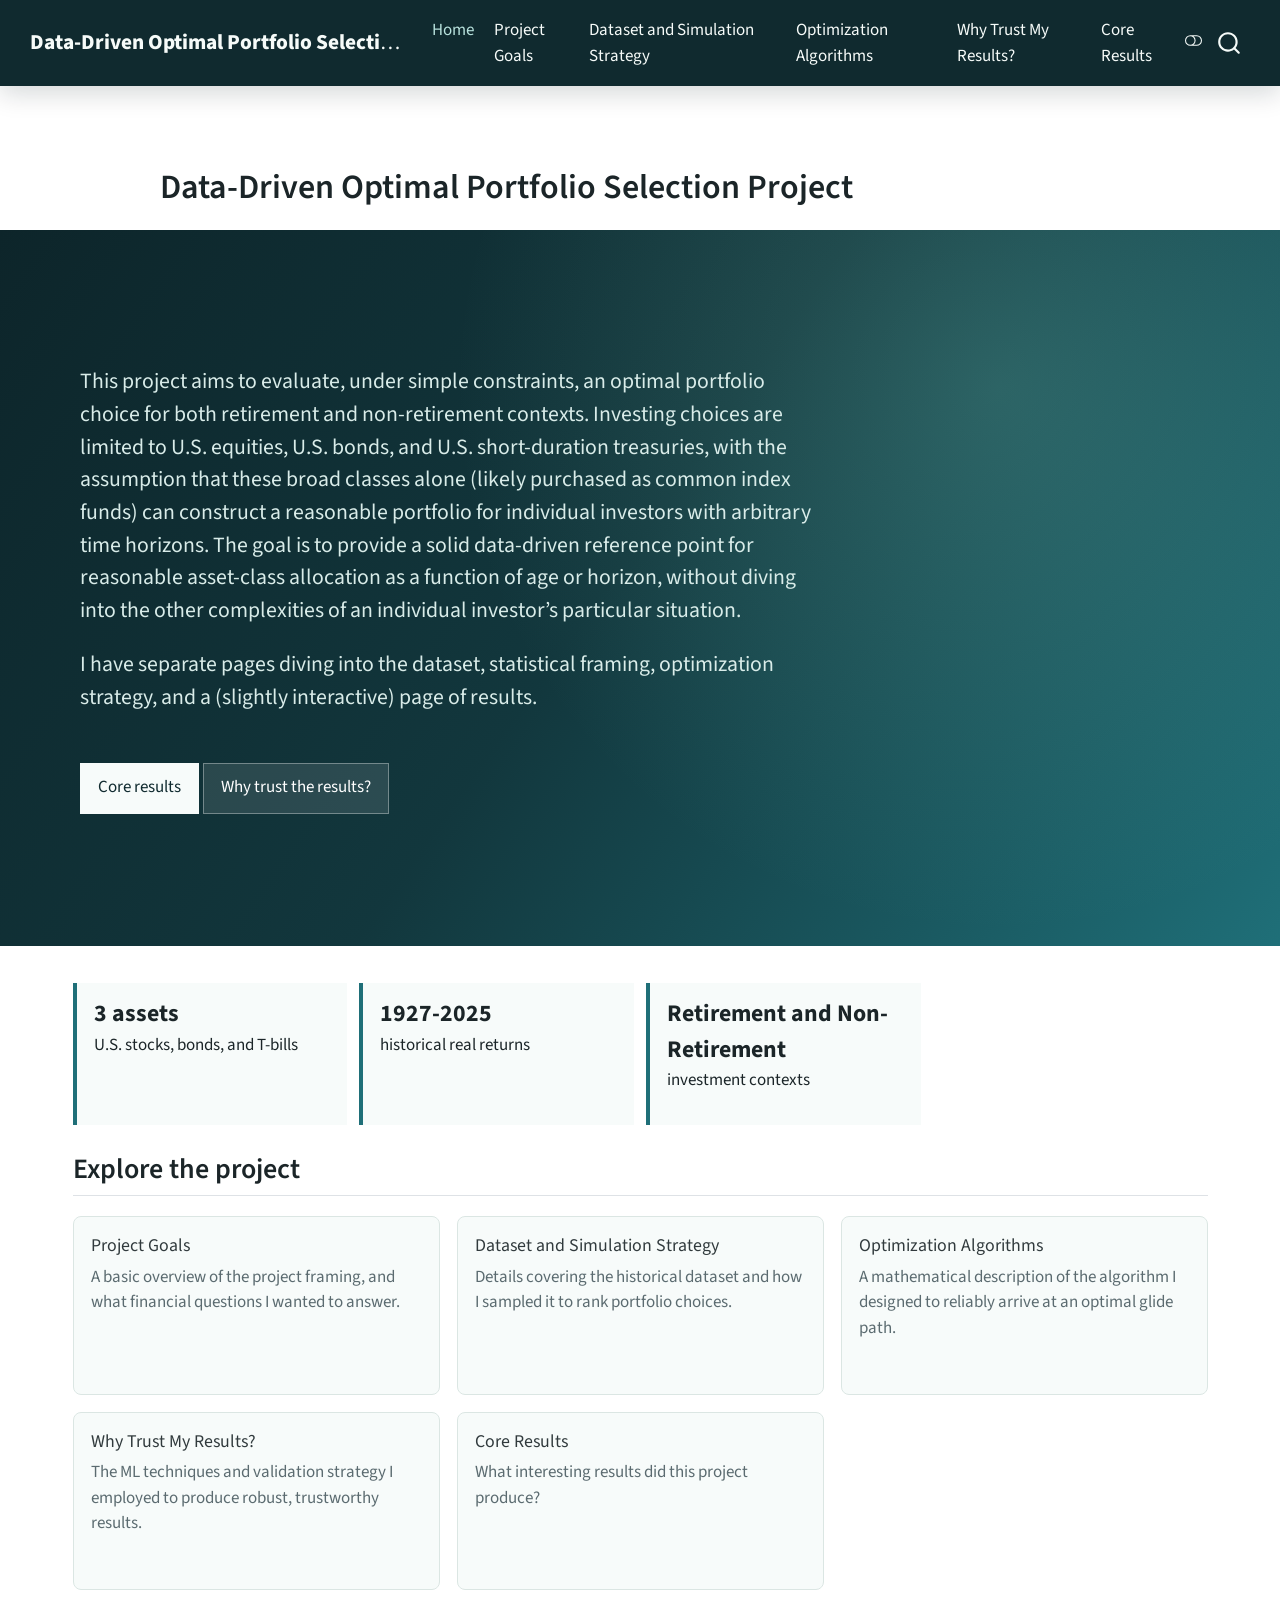
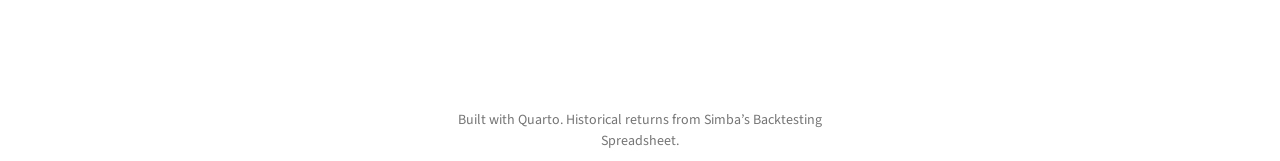
<file: docs/index.html>
<!DOCTYPE html>
<html xmlns="http://www.w3.org/1999/xhtml" lang="en" xml:lang="en"><head>

<meta charset="utf-8">
<meta name="generator" content="quarto-1.10.18">

<meta name="viewport" content="width=device-width, initial-scale=1.0, user-scalable=yes">


<title>Data-Driven Optimal Portfolio Selection Project</title>
<style>
/* Default styles provided by pandoc.
** See https://pandoc.org/MANUAL.html#variables-for-html for config info.
*/
span.smallcaps{font-variant: small-caps;}
div.columns{display: flex; gap: 1.5em;}
div.column{flex: auto;}
@media screen {
div.columns{gap: min(4vw, 1.5em);}
div.column{overflow-x: auto;}
}
div.hanging-indent{margin-left: 1.5em; text-indent: -1.5em;}
ul.task-list{list-style: none;}
ul.task-list li input[type="checkbox"] {
  width: 0.8em;
  margin: 0 0.8em 0.2em -1em; /* quarto-specific, see https://github.com/quarto-dev/quarto-cli/issues/4556 */ 
  vertical-align: middle;
}
</style>


<script src="site_libs/quarto-nav/quarto-nav.js"></script>
<script src="site_libs/clipboard/clipboard.min.js"></script>
<script src="site_libs/quarto-search/autocomplete.umd.js"></script>
<script src="site_libs/quarto-search/fuse.min.js"></script>
<script src="site_libs/quarto-search/quarto-search.js"></script>
<meta name="quarto:offset" content="./">
<script src="site_libs/quarto-html/quarto.js" type="module"></script>
<script src="site_libs/quarto-html/tabsets/tabsets.js" type="module"></script>
<script src="site_libs/quarto-html/popper.min.js"></script>
<script src="site_libs/quarto-html/tippy.umd.min.js"></script>
<script src="site_libs/quarto-html/anchor.min.js"></script>
<link href="site_libs/quarto-html/tippy.css" rel="stylesheet">
<link href="site_libs/quarto-html/quarto-syntax-highlighting-64a204ab8560d761af7679ceaba22944.css" rel="stylesheet" class="quarto-color-scheme" id="quarto-text-highlighting-styles">
<link href="site_libs/quarto-html/quarto-syntax-highlighting-dark-b85bc7c33db8c58e0ec93c3465666fed.css" rel="stylesheet" class="quarto-color-scheme quarto-color-alternate" id="quarto-text-highlighting-styles">
<link href="site_libs/quarto-html/quarto-syntax-highlighting-64a204ab8560d761af7679ceaba22944.css" rel="stylesheet" class="quarto-color-scheme-extra" id="quarto-text-highlighting-styles">
<script src="site_libs/bootstrap/bootstrap.min.js"></script>
<link href="site_libs/bootstrap/bootstrap-icons.css" rel="stylesheet">
<link href="site_libs/bootstrap/bootstrap-727a2f19c190d2461b0982ac8354d675.min.css" rel="stylesheet" append-hash="true" class="quarto-color-scheme" id="quarto-bootstrap" data-mode="light">
<link href="site_libs/bootstrap/bootstrap-dark-286d24a8c54b94268e874926c1b2acd0.min.css" rel="stylesheet" append-hash="true" class="quarto-color-scheme quarto-color-alternate" id="quarto-bootstrap" data-mode="dark">
<link href="site_libs/bootstrap/bootstrap-727a2f19c190d2461b0982ac8354d675.min.css" rel="stylesheet" append-hash="true" class="quarto-color-scheme-extra" id="quarto-bootstrap" data-mode="light">
<script id="quarto-search-options" type="application/json">{
  "location": "navbar",
  "copy-button": false,
  "collapse-after": 3,
  "panel-placement": "end",
  "type": "overlay",
  "limit": 50,
  "keyboard-shortcut": [
    "f",
    "/",
    "s"
  ],
  "language": {
    "search-no-results-text": "No results",
    "search-matching-documents-text": "matching documents",
    "search-copy-link-title": "Copy link to search",
    "search-hide-matches-text": "Hide additional matches",
    "search-more-match-text": "more match in this document",
    "search-more-matches-text": "more matches in this document",
    "search-clear-button-title": "Clear",
    "search-text-placeholder": "",
    "search-detached-cancel-button-title": "Cancel",
    "search-submit-button-title": "Submit",
    "search-label": "Search"
  }
}</script>
<style>html{ scroll-behavior: smooth; }</style>


<link rel="stylesheet" href="results_widget.css">
</head>

<body class="nav-fixed quarto-light"><script id="quarto-html-before-body" type="application/javascript">
    const toggleBodyColorMode = (bsSheetEl) => {
      const mode = bsSheetEl.getAttribute("data-mode");
      const bodyEl = window.document.querySelector("body");
      if (mode === "dark") {
        bodyEl.classList.add("quarto-dark");
        bodyEl.classList.remove("quarto-light");
      } else {
        bodyEl.classList.add("quarto-light");
        bodyEl.classList.remove("quarto-dark");
      }
    }
    const toggleBodyColorPrimary = () => {
      const bsSheetEl = window.document.querySelector("link#quarto-bootstrap:not([rel=disabled-stylesheet])");
      if (bsSheetEl) {
        toggleBodyColorMode(bsSheetEl);
      }
    }
    const setColorSchemeToggle = (alternate) => {
      const toggles = window.document.querySelectorAll('.quarto-color-scheme-toggle');
      for (let i=0; i < toggles.length; i++) {
        const toggle = toggles[i];
        if (toggle) {
          if (alternate) {
            toggle.classList.add("alternate");
          } else {
            toggle.classList.remove("alternate");
          }
        }
      }
    };
    const toggleColorMode = (alternate) => {
      // Switch the stylesheets
      const primaryStylesheets = window.document.querySelectorAll('link.quarto-color-scheme:not(.quarto-color-alternate)');
      const alternateStylesheets = window.document.querySelectorAll('link.quarto-color-scheme.quarto-color-alternate');
      manageTransitions('#quarto-margin-sidebar .nav-link', false);
      if (alternate) {
        // note: dark is layered on light, we don't disable primary!
        enableStylesheet(alternateStylesheets);
        for (const sheetNode of alternateStylesheets) {
          if (sheetNode.id === "quarto-bootstrap") {
            toggleBodyColorMode(sheetNode);
          }
        }
      } else {
        disableStylesheet(alternateStylesheets);
        enableStylesheet(primaryStylesheets)
        toggleBodyColorPrimary();
      }
      manageTransitions('#quarto-margin-sidebar .nav-link', true);
      // Switch the toggles
      setColorSchemeToggle(alternate)
      // Hack to workaround the fact that safari doesn't
      // properly recolor the scrollbar when toggling (#1455)
      if (navigator.userAgent.indexOf('Safari') > 0 && navigator.userAgent.indexOf('Chrome') == -1) {
        manageTransitions("body", false);
        window.scrollTo(0, 1);
        setTimeout(() => {
          window.scrollTo(0, 0);
          manageTransitions("body", true);
        }, 40);
      }
    }
    const disableStylesheet = (stylesheets) => {
      for (let i=0; i < stylesheets.length; i++) {
        const stylesheet = stylesheets[i];
        stylesheet.rel = 'disabled-stylesheet';
      }
    }
    const enableStylesheet = (stylesheets) => {
      for (let i=0; i < stylesheets.length; i++) {
        const stylesheet = stylesheets[i];
        if(stylesheet.rel !== 'stylesheet') { // for Chrome, which will still FOUC without this check
          stylesheet.rel = 'stylesheet';
        }
      }
    }
    const manageTransitions = (selector, allowTransitions) => {
      const els = window.document.querySelectorAll(selector);
      for (let i=0; i < els.length; i++) {
        const el = els[i];
        if (allowTransitions) {
          el.classList.remove('notransition');
        } else {
          el.classList.add('notransition');
        }
      }
    }
    const isFileUrl = () => {
      return window.location.protocol === 'file:';
    }
    const hasAlternateSentinel = () => {
      let styleSentinel = getColorSchemeSentinel();
      if (styleSentinel !== null) {
        return styleSentinel === "alternate";
      } else {
        return false;
      }
    }
    const setStyleSentinel = (alternate) => {
      const value = alternate ? "alternate" : "default";
      if (!isFileUrl()) {
        window.localStorage.setItem("quarto-color-scheme", value);
      } else {
        localAlternateSentinel = value;
      }
    }
    const getColorSchemeSentinel = () => {
      if (!isFileUrl()) {
        const storageValue = window.localStorage.getItem("quarto-color-scheme");
        return storageValue != null ? storageValue : localAlternateSentinel;
      } else {
        return localAlternateSentinel;
      }
    }
    const toggleGiscusIfUsed = (isAlternate, darkModeDefault) => {
      const baseTheme = document.querySelector('#giscus-base-theme')?.value ?? 'light';
      const alternateTheme = document.querySelector('#giscus-alt-theme')?.value ?? 'dark';
      let newTheme = '';
      if(authorPrefersDark) {
        newTheme = isAlternate ? baseTheme : alternateTheme;
      } else {
        newTheme = isAlternate ? alternateTheme : baseTheme;
      }
      const changeGiscusTheme = () => {
        // From: https://github.com/giscus/giscus/issues/336
        const sendMessage = (message) => {
          const iframe = document.querySelector('iframe.giscus-frame');
          if (!iframe) return;
          iframe.contentWindow.postMessage({ giscus: message }, 'https://giscus.app');
        }
        sendMessage({
          setConfig: {
            theme: newTheme
          }
        });
      }
      const isGiscussLoaded = window.document.querySelector('iframe.giscus-frame') !== null;
      if (isGiscussLoaded) {
        changeGiscusTheme();
      }
    };
    const authorPrefersDark = false;
    const darkModeDefault = authorPrefersDark;
      document.querySelector('link#quarto-text-highlighting-styles.quarto-color-scheme-extra').rel = 'disabled-stylesheet';
      document.querySelector('link#quarto-bootstrap.quarto-color-scheme-extra').rel = 'disabled-stylesheet';
    let localAlternateSentinel = darkModeDefault ? 'alternate' : 'default';
    // Dark / light mode switch
    window.quartoToggleColorScheme = () => {
      // Read the current dark / light value
      let toAlternate = !hasAlternateSentinel();
      toggleColorMode(toAlternate);
      setStyleSentinel(toAlternate);
      toggleGiscusIfUsed(toAlternate, darkModeDefault);
      window.dispatchEvent(new Event('resize'));
    };
    // Switch to dark mode if need be
    if (hasAlternateSentinel()) {
      toggleColorMode(true);
    } else {
      toggleColorMode(false);
    }
  </script>

<div id="quarto-search-results"></div>
  <header id="quarto-header" class="headroom fixed-top">
    <nav class="navbar navbar-expand-lg " data-bs-theme="dark">
      <div class="navbar-container container-fluid">
      <div class="navbar-brand-container mx-auto">
    <a class="navbar-brand" href="./index.html">
    <span class="navbar-title">Data-Driven Optimal Portfolio Selection Project</span>
    </a>
  </div>
            <div id="quarto-search" class="" title="Search"></div>
          <button class="navbar-toggler" type="button" data-bs-toggle="collapse" data-bs-target="#navbarCollapse" aria-controls="navbarCollapse" role="menu" aria-expanded="false" aria-label="Toggle navigation" onclick="if (window.quartoToggleHeadroom) { window.quartoToggleHeadroom(); }">
  <span class="navbar-toggler-icon"></span>
</button>
          <div class="collapse navbar-collapse" id="navbarCollapse">
            <ul class="navbar-nav navbar-nav-scroll me-auto">
  <li class="nav-item">
    <a class="nav-link active" href="./index.html" aria-current="page"> 
<span class="menu-text">Home</span></a>
  </li>  
  <li class="nav-item">
    <a class="nav-link" href="./project_goals.html"> 
<span class="menu-text">Project Goals</span></a>
  </li>  
  <li class="nav-item">
    <a class="nav-link" href="./dataset_simulation.html"> 
<span class="menu-text">Dataset and Simulation Strategy</span></a>
  </li>  
  <li class="nav-item">
    <a class="nav-link" href="./optimization.html"> 
<span class="menu-text">Optimization Algorithms</span></a>
  </li>  
  <li class="nav-item">
    <a class="nav-link" href="./why_trust.html"> 
<span class="menu-text">Why Trust My Results?</span></a>
  </li>  
  <li class="nav-item">
    <a class="nav-link" href="./core_results.html"> 
<span class="menu-text">Core Results</span></a>
  </li>  
</ul>
          </div> <!-- /navcollapse -->
            <div class="quarto-navbar-tools">
  <a href="" class="quarto-color-scheme-toggle quarto-navigation-tool  px-1" onclick="window.quartoToggleColorScheme(); return false;" title="Toggle dark mode"><i class="bi"></i></a>
</div>
      </div> <!-- /container-fluid -->
    </nav>
</header>
<!-- content -->
<div id="quarto-content" class="quarto-container page-columns page-rows-contents page-layout-full page-navbar">
<!-- sidebar -->
<!-- margin-sidebar -->
    
<!-- main -->
<main class="content column-page" id="quarto-document-content">


<header id="title-block-header" class="quarto-title-block default">
<div class="quarto-title">
<h1 class="title">Data-Driven Optimal Portfolio Selection Project</h1>
</div>



<div class="quarto-title-meta column-page">

    
  
    
  </div>
  


</header>


<div class="hero">
<div class="hero-copy">
<p>This project aims to evaluate, under simple constraints, an optimal portfolio choice for both retirement and non-retirement contexts. Investing choices are limited to U.S. equities, U.S. bonds, and U.S. short-duration treasuries, with the assumption that these broad classes alone (likely purchased as common index funds) can construct a reasonable portfolio for individual investors with arbitrary time horizons. The goal is to provide a solid data-driven reference point for reasonable asset-class allocation as a function of age or horizon, without diving into the other complexities of an individual investor’s particular situation.</p>
<p>I have separate pages diving into the dataset, statistical framing, optimization strategy, and a (slightly interactive) page of results.</p>
<div class="hero-actions">
<p><a href="./core_results.html" class="btn">Core results</a> <a href="./why_trust.html" class="btn">Why trust the results?</a></p>
</div>
</div>
</div>
<div class="metric-strip">
<div class="metric">
<p><strong>3 assets</strong> U.S. stocks, bonds, and T-bills</p>
</div>
<div class="metric">
<p><strong>1927-2025</strong> historical real returns</p>
</div>
<div class="metric">
<p><strong>Retirement and Non-Retirement</strong> investment contexts</p>
</div>
</div>
<section id="explore-the-project" class="level2">
<h2 class="anchored" data-anchor-id="explore-the-project">Explore the project</h2>
<div class="project-grid">
<section id="project-goals" class="level3 project-card">
<h3 class="anchored" data-anchor-id="project-goals"><a href="./project_goals.html">Project Goals</a></h3>
<p>A basic overview of the project framing, and what financial questions I wanted to answer.</p>
</section>
<section id="dataset-and-simulation-strategy" class="level3 project-card">
<h3 class="anchored" data-anchor-id="dataset-and-simulation-strategy"><a href="./dataset_simulation.html">Dataset and Simulation Strategy</a></h3>
<p>Details covering the historical dataset and how I sampled it to rank portfolio choices.</p>
</section>
<section id="optimization-algorithms" class="level3 project-card">
<h3 class="anchored" data-anchor-id="optimization-algorithms"><a href="./optimization.html">Optimization Algorithms</a></h3>
<p>A mathematical description of the algorithm I designed to reliably arrive at an optimal glide path.</p>
</section>
<section id="why-trust-my-results" class="level3 project-card">
<h3 class="anchored" data-anchor-id="why-trust-my-results"><a href="./why_trust.html">Why Trust My Results?</a></h3>
<p>The ML techniques and validation strategy I employed to produce robust, trustworthy results.</p>
</section>
<section id="core-results" class="level3 project-card">
<h3 class="anchored" data-anchor-id="core-results"><a href="./core_results.html">Core Results</a></h3>
<p>What interesting results did this project produce?</p>
</section>
</div>


</section>

</main> <!-- /main -->
<script src="results_widget.js"></script>
<script id="quarto-html-after-body" type="application/javascript">
  window.document.addEventListener("DOMContentLoaded", function (event) {
    // Ensure there is a toggle, if there isn't float one in the top right
    if (window.document.querySelector('.quarto-color-scheme-toggle') === null) {
      const a = window.document.createElement('a');
      a.classList.add('top-right');
      a.classList.add('quarto-color-scheme-toggle');
      a.href = "";
      a.onclick = function() { try { window.quartoToggleColorScheme(); } catch {} return false; };
      const i = window.document.createElement("i");
      i.classList.add('bi');
      a.appendChild(i);
      window.document.body.appendChild(a);
    }
    setColorSchemeToggle(hasAlternateSentinel())
    const icon = "";
    const anchorJS = new window.AnchorJS();
    anchorJS.options = {
      placement: 'right',
      icon: icon
    };
    anchorJS.add('.anchored');
    const isCodeAnnotation = (el) => {
      for (const clz of el.classList) {
        if (clz.startsWith('code-annotation-')) {                     
          return true;
        }
      }
      return false;
    }
    const onCopySuccess = function(e) {
      // button target
      const button = e.trigger;
      // don't keep focus
      button.blur();
      // flash "checked"
      button.classList.add('code-copy-button-checked');
      var currentTitle = button.getAttribute("title");
      button.setAttribute("title", "Copied!");
      let tooltip;
      if (window.bootstrap) {
        button.setAttribute("data-bs-toggle", "tooltip");
        button.setAttribute("data-bs-placement", "left");
        button.setAttribute("data-bs-title", "Copied!");
        tooltip = new bootstrap.Tooltip(button, 
          { trigger: "manual", 
            customClass: "code-copy-button-tooltip",
            offset: [0, -8]});
        tooltip.show();    
      }
      setTimeout(function() {
        if (tooltip) {
          tooltip.hide();
          button.removeAttribute("data-bs-title");
          button.removeAttribute("data-bs-toggle");
          button.removeAttribute("data-bs-placement");
        }
        button.setAttribute("title", currentTitle);
        button.classList.remove('code-copy-button-checked');
      }, 1000);
      // clear code selection
      e.clearSelection();
    }
    const getTextToCopy = function(trigger) {
      const outerScaffold = trigger.parentElement.cloneNode(true);
      const codeEl = outerScaffold.querySelector('code');
      for (const childEl of codeEl.children) {
        if (isCodeAnnotation(childEl)) {
          childEl.remove();
        }
      }
      return codeEl.innerText;
    }
    const clipboard = new window.ClipboardJS('.code-copy-button:not([data-in-quarto-modal])', {
      text: getTextToCopy
    });
    clipboard.on('success', onCopySuccess);
    if (window.document.getElementById('quarto-embedded-source-code-modal')) {
      const clipboardModal = new window.ClipboardJS('.code-copy-button[data-in-quarto-modal]', {
        text: getTextToCopy,
        container: window.document.getElementById('quarto-embedded-source-code-modal')
      });
      clipboardModal.on('success', onCopySuccess);
    }
      var localhostRegex = new RegExp(/^(?:http|https):\/\/localhost\:?[0-9]*\//);
      var mailtoRegex = new RegExp(/^mailto:/);
        var filterRegex = new RegExp('/' + window.location.host + '/');
      var isInternal = (href) => {
          return filterRegex.test(href) || localhostRegex.test(href) || mailtoRegex.test(href);
      }
      // Inspect non-navigation links and adorn them if external
     var links = window.document.querySelectorAll('a[href]:not(.nav-link):not(.navbar-brand):not(.toc-action):not(.sidebar-link):not(.sidebar-item-toggle):not(.pagination-link):not(.no-external):not([aria-hidden]):not(.dropdown-item):not(.quarto-navigation-tool):not(.about-link)');
      for (var i=0; i<links.length; i++) {
        const link = links[i];
        if (!isInternal(link.href)) {
          // undo the damage that might have been done by quarto-nav.js in the case of
          // links that we want to consider external
          if (link.dataset.originalHref !== undefined) {
            link.href = link.dataset.originalHref;
          }
            // target, if specified
            link.setAttribute("target", "_blank");
            if (link.getAttribute("rel") === null) {
              link.setAttribute("rel", "noopener");
            }
        }
      }
    function tippyHover(el, contentFn, onTriggerFn, onUntriggerFn) {
      const config = {
        allowHTML: true,
        maxWidth: 500,
        delay: 100,
        arrow: false,
        appendTo: function(el) {
            return el.parentElement;
        },
        interactive: true,
        interactiveBorder: 10,
        theme: 'quarto',
        placement: 'bottom-start',
      };
      if (contentFn) {
        config.content = contentFn;
      }
      if (onTriggerFn) {
        config.onTrigger = onTriggerFn;
      }
      if (onUntriggerFn) {
        config.onUntrigger = onUntriggerFn;
      }
      window.tippy(el, config); 
    }
    const noterefs = window.document.querySelectorAll('a[role="doc-noteref"]');
    for (var i=0; i<noterefs.length; i++) {
      const ref = noterefs[i];
      tippyHover(ref, function() {
        // use id or data attribute instead here
        let href = ref.getAttribute('data-footnote-href') || ref.getAttribute('href');
        try { href = new URL(href).hash; } catch {}
        const id = href.replace(/^#\/?/, "");
        const note = window.document.getElementById(id);
        if (note) {
          return note.innerHTML;
        } else {
          return "";
        }
      });
    }
    const xrefs = window.document.querySelectorAll('a.quarto-xref');
    const processXRef = (id, note) => {
      // Strip column container classes
      const stripColumnClz = (el) => {
        el.classList.remove("page-full", "page-columns");
        if (el.children) {
          for (const child of el.children) {
            stripColumnClz(child);
          }
        }
      }
      stripColumnClz(note)
      if (id === null || id.startsWith('sec-')) {
        // Special case sections, only their first couple elements
        const container = document.createElement("div");
        if (note.children && note.children.length > 2) {
          container.appendChild(note.children[0].cloneNode(true));
          for (let i = 1; i < note.children.length; i++) {
            const child = note.children[i];
            if (child.tagName === "P" && child.innerText === "") {
              continue;
            } else {
              container.appendChild(child.cloneNode(true));
              break;
            }
          }
          if (window.Quarto?.typesetMath) {
            window.Quarto.typesetMath(container);
          }
          return container.innerHTML
        } else {
          if (window.Quarto?.typesetMath) {
            window.Quarto.typesetMath(note);
          }
          return note.innerHTML;
        }
      } else {
        // Remove any anchor links if they are present
        const anchorLink = note.querySelector('a.anchorjs-link');
        if (anchorLink) {
          anchorLink.remove();
        }
        if (window.Quarto?.typesetMath) {
          window.Quarto.typesetMath(note);
        }
        if (note.classList.contains("callout")) {
          return note.outerHTML;
        } else {
          return note.innerHTML;
        }
      }
    }
    for (var i=0; i<xrefs.length; i++) {
      const xref = xrefs[i];
      tippyHover(xref, undefined, function(instance) {
        instance.disable();
        let url = xref.getAttribute('href');
        let hash = undefined; 
        if (url.startsWith('#')) {
          hash = url;
        } else {
          try { hash = new URL(url).hash; } catch {}
        }
        if (hash) {
          const id = hash.replace(/^#\/?/, "");
          const note = window.document.getElementById(id);
          if (note !== null) {
            try {
              const html = processXRef(id, note.cloneNode(true));
              instance.setContent(html);
            } finally {
              instance.enable();
              instance.show();
            }
          } else {
            // See if we can fetch this
            fetch(url.split('#')[0])
            .then(res => res.text())
            .then(html => {
              const parser = new DOMParser();
              const htmlDoc = parser.parseFromString(html, "text/html");
              const note = htmlDoc.getElementById(id);
              if (note !== null) {
                const html = processXRef(id, note);
                instance.setContent(html);
              } 
            }).finally(() => {
              instance.enable();
              instance.show();
            });
          }
        } else {
          // See if we can fetch a full url (with no hash to target)
          // This is a special case and we should probably do some content thinning / targeting
          fetch(url)
          .then(res => res.text())
          .then(html => {
            const parser = new DOMParser();
            const htmlDoc = parser.parseFromString(html, "text/html");
            const note = htmlDoc.querySelector('main.content');
            if (note !== null) {
              // This should only happen for chapter cross references
              // (since there is no id in the URL)
              // remove the first header
              if (note.children.length > 0 && note.children[0].tagName === "HEADER") {
                note.children[0].remove();
              }
              const html = processXRef(null, note);
              instance.setContent(html);
            } 
          }).finally(() => {
            instance.enable();
            instance.show();
          });
        }
      }, function(instance) {
      });
    }
        let selectedAnnoteEl;
        const selectorForAnnotation = ( cell, annotation) => {
          let cellAttr = 'data-code-cell="' + cell + '"';
          let lineAttr = 'data-code-annotation="' +  annotation + '"';
          const selector = 'span[' + cellAttr + '][' + lineAttr + ']';
          return selector;
        }
        const selectCodeLines = (annoteEl) => {
          const doc = window.document;
          const targetCell = annoteEl.getAttribute("data-target-cell");
          const targetAnnotation = annoteEl.getAttribute("data-target-annotation");
          const annoteSpan = window.document.querySelector(selectorForAnnotation(targetCell, targetAnnotation));
          const lines = annoteSpan.getAttribute("data-code-lines").split(",");
          const lineIds = lines.map((line) => {
            return targetCell + "-" + line;
          })
          let top = null;
          let height = null;
          let parent = null;
          if (lineIds.length > 0) {
              //compute the position of the single el (top and bottom and make a div)
              const el = window.document.getElementById(lineIds[0]);
              top = el.offsetTop;
              height = el.offsetHeight;
              parent = el.parentElement.parentElement;
            if (lineIds.length > 1) {
              const lastEl = window.document.getElementById(lineIds[lineIds.length - 1]);
              const bottom = lastEl.offsetTop + lastEl.offsetHeight;
              height = bottom - top;
            }
            if (top !== null && height !== null && parent !== null) {
              // cook up a div (if necessary) and position it 
              let div = window.document.getElementById("code-annotation-line-highlight");
              if (div === null) {
                div = window.document.createElement("div");
                div.setAttribute("id", "code-annotation-line-highlight");
                div.style.position = 'absolute';
                parent.appendChild(div);
              }
              div.style.top = top - 2 + "px";
              div.style.height = height + 4 + "px";
              div.style.left = 0;
              let gutterDiv = window.document.getElementById("code-annotation-line-highlight-gutter");
              if (gutterDiv === null) {
                gutterDiv = window.document.createElement("div");
                gutterDiv.setAttribute("id", "code-annotation-line-highlight-gutter");
                gutterDiv.style.position = 'absolute';
                const codeCell = window.document.getElementById(targetCell);
                const gutter = codeCell.querySelector('.code-annotation-gutter');
                gutter.appendChild(gutterDiv);
              }
              gutterDiv.style.top = top - 2 + "px";
              gutterDiv.style.height = height + 4 + "px";
            }
            selectedAnnoteEl = annoteEl;
          }
        };
        const unselectCodeLines = () => {
          const elementsIds = ["code-annotation-line-highlight", "code-annotation-line-highlight-gutter"];
          elementsIds.forEach((elId) => {
            const div = window.document.getElementById(elId);
            if (div) {
              div.remove();
            }
          });
          selectedAnnoteEl = undefined;
        };
          // Handle positioning of the toggle
      window.addEventListener(
        "resize",
        throttle(() => {
          elRect = undefined;
          if (selectedAnnoteEl) {
            selectCodeLines(selectedAnnoteEl);
          }
        }, 10)
      );
      function throttle(fn, ms) {
      let throttle = false;
      let timer;
        return (...args) => {
          if(!throttle) { // first call gets through
              fn.apply(this, args);
              throttle = true;
          } else { // all the others get throttled
              if(timer) clearTimeout(timer); // cancel #2
              timer = setTimeout(() => {
                fn.apply(this, args);
                timer = throttle = false;
              }, ms);
          }
        };
      }
        // Attach click handler to the DT
        const annoteDls = window.document.querySelectorAll('dt[data-target-cell]');
        for (const annoteDlNode of annoteDls) {
          annoteDlNode.addEventListener('click', (event) => {
            const clickedEl = event.target;
            if (clickedEl !== selectedAnnoteEl) {
              unselectCodeLines();
              const activeEl = window.document.querySelector('dt[data-target-cell].code-annotation-active');
              if (activeEl) {
                activeEl.classList.remove('code-annotation-active');
              }
              selectCodeLines(clickedEl);
              clickedEl.classList.add('code-annotation-active');
            } else {
              // Unselect the line
              unselectCodeLines();
              clickedEl.classList.remove('code-annotation-active');
            }
          });
        }
    const findCites = (el) => {
      const parentEl = el.parentElement;
      if (parentEl) {
        const cites = parentEl.dataset.cites;
        if (cites) {
          return {
            el,
            cites: cites.split(' ')
          };
        } else {
          return findCites(el.parentElement)
        }
      } else {
        return undefined;
      }
    };
    var bibliorefs = window.document.querySelectorAll('a[role="doc-biblioref"]');
    for (var i=0; i<bibliorefs.length; i++) {
      const ref = bibliorefs[i];
      const citeInfo = findCites(ref);
      if (citeInfo) {
        tippyHover(citeInfo.el, function() {
          var popup = window.document.createElement('div');
          citeInfo.cites.forEach(function(cite) {
            var citeDiv = window.document.createElement('div');
            citeDiv.classList.add('hanging-indent');
            citeDiv.classList.add('csl-entry');
            var biblioDiv = window.document.getElementById('ref-' + cite);
            if (biblioDiv) {
              citeDiv.innerHTML = biblioDiv.innerHTML;
            }
            popup.appendChild(citeDiv);
          });
          return popup.innerHTML;
        });
      }
    }
  });
  </script>
</div> <!-- /content -->
<footer class="footer">
  <div class="nav-footer">
    <div class="nav-footer-left">
      &nbsp;
    </div>   
    <div class="nav-footer-center">
<p>Built with Quarto. Historical returns from Simba’s Backtesting Spreadsheet.</p>
</div>
    <div class="nav-footer-right">
      &nbsp;
    </div>
  </div>
</footer>




<script src="site_libs/quarto-html/zenscroll-min.js"></script>
</body></html>
</file>
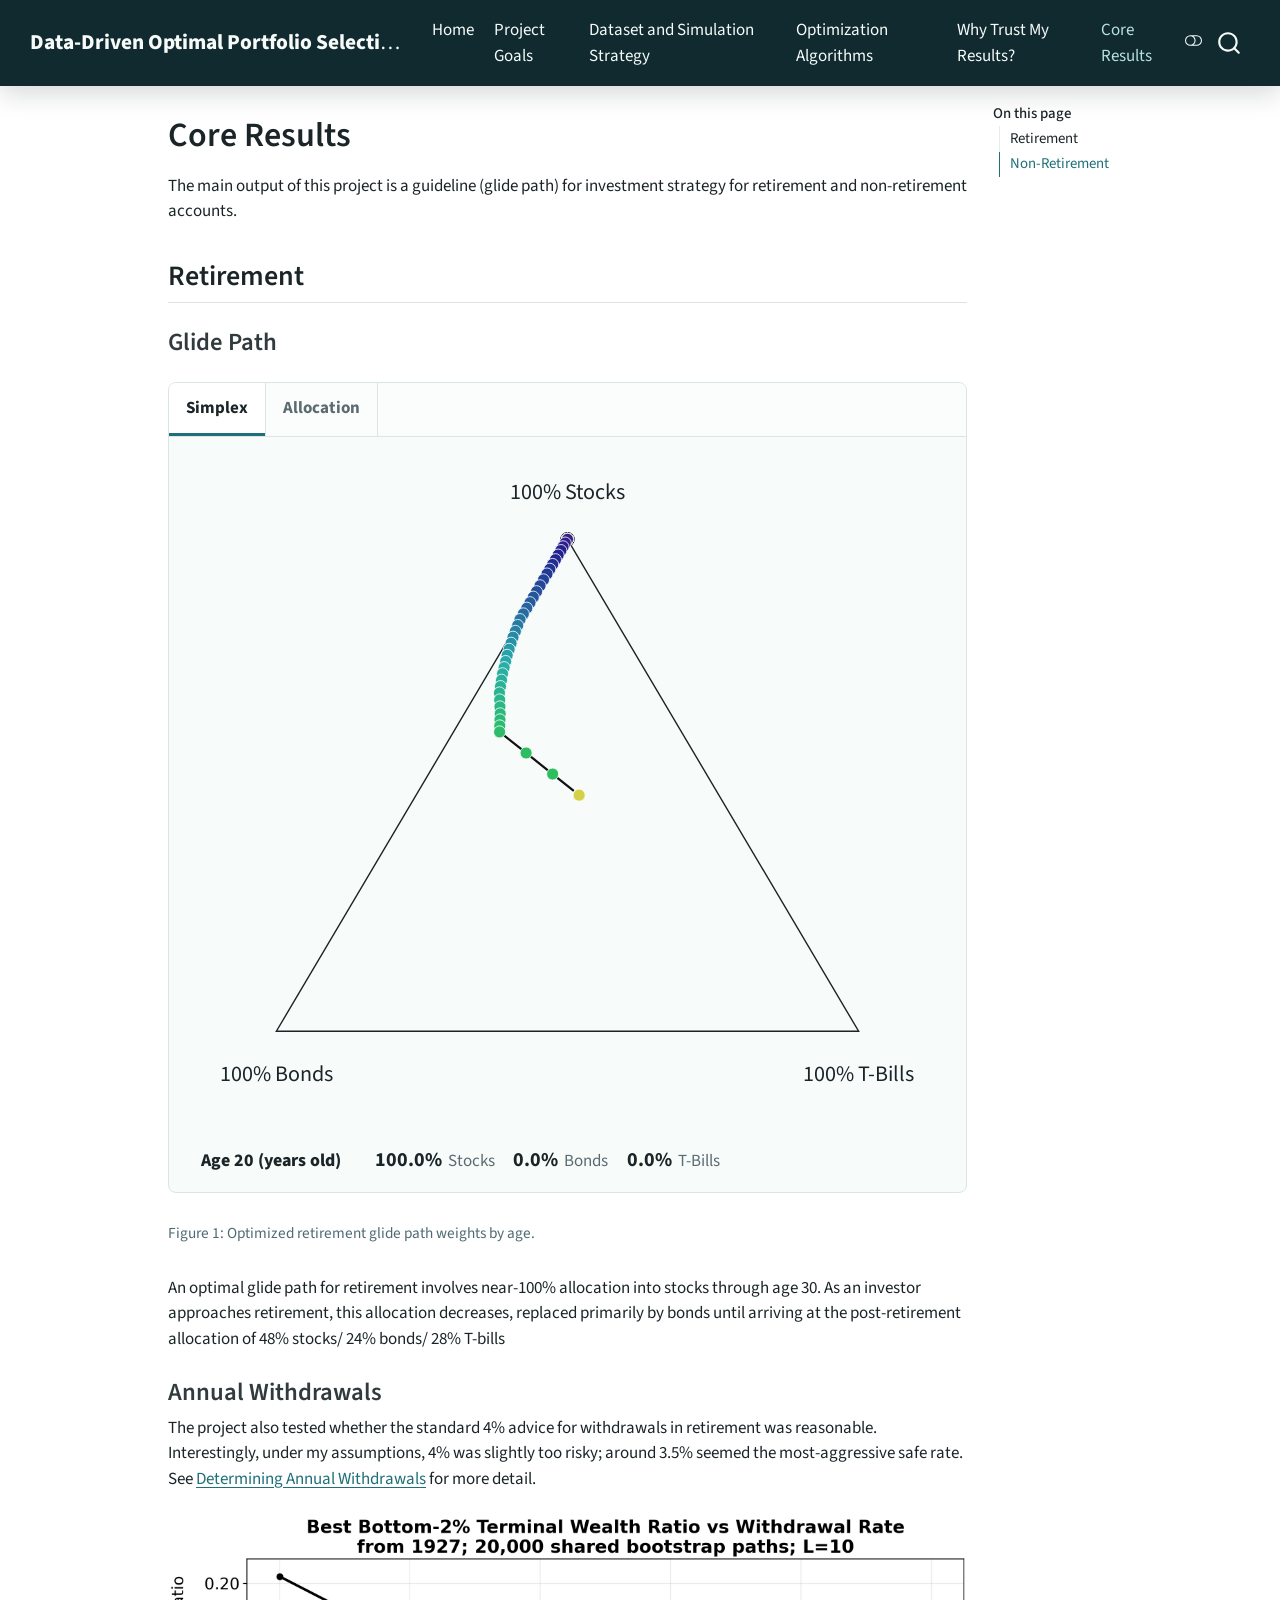
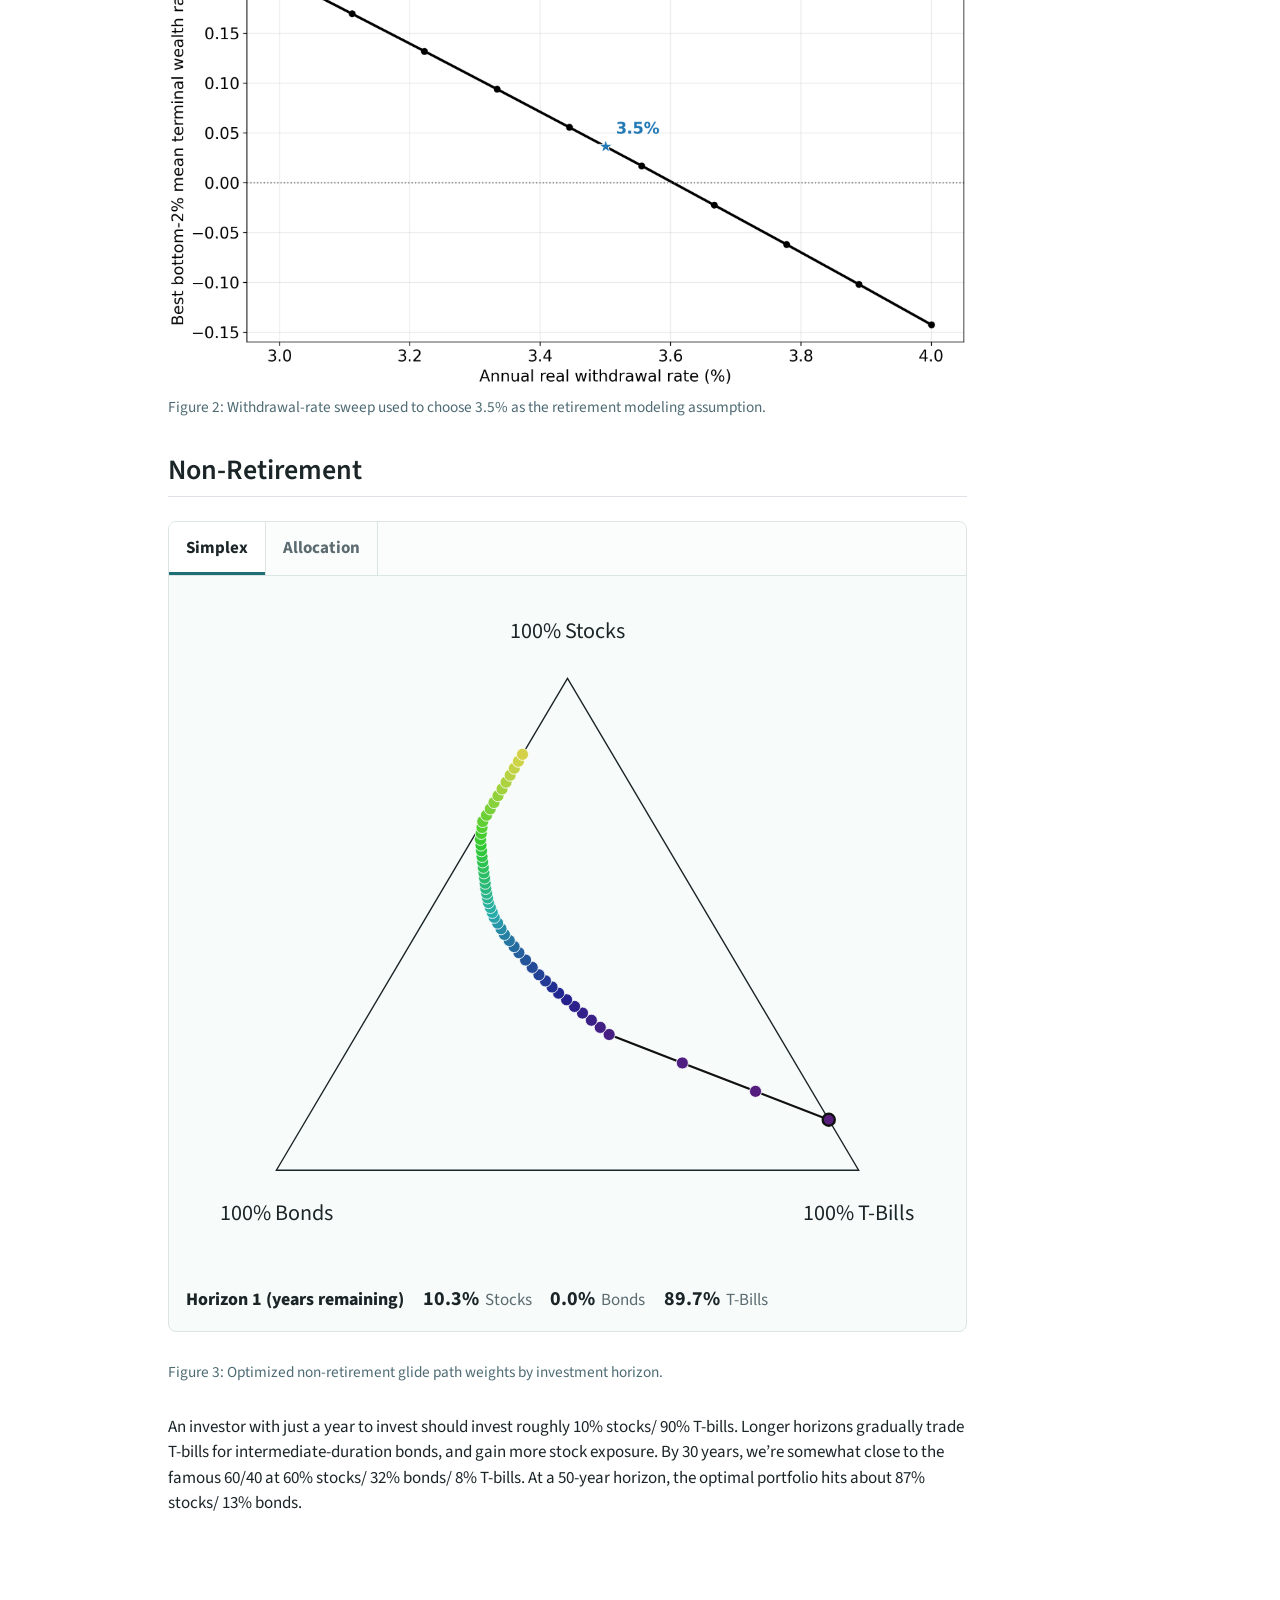
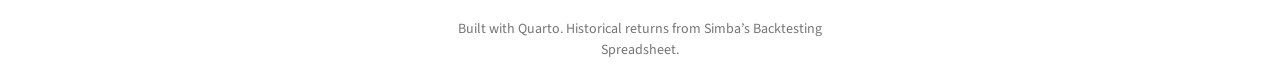
<file: docs/core_results.html>
<!DOCTYPE html>
<html xmlns="http://www.w3.org/1999/xhtml" lang="en" xml:lang="en"><head>

<meta charset="utf-8">
<meta name="generator" content="quarto-1.10.18">

<meta name="viewport" content="width=device-width, initial-scale=1.0, user-scalable=yes">


<title>Core Results – Data-Driven Optimal Portfolio Selection Project</title>
<style>
/* Default styles provided by pandoc.
** See https://pandoc.org/MANUAL.html#variables-for-html for config info.
*/
span.smallcaps{font-variant: small-caps;}
div.columns{display: flex; gap: 1.5em;}
div.column{flex: auto;}
@media screen {
div.columns{gap: min(4vw, 1.5em);}
div.column{overflow-x: auto;}
}
div.hanging-indent{margin-left: 1.5em; text-indent: -1.5em;}
ul.task-list{list-style: none;}
ul.task-list li input[type="checkbox"] {
  width: 0.8em;
  margin: 0 0.8em 0.2em -1em; /* quarto-specific, see https://github.com/quarto-dev/quarto-cli/issues/4556 */ 
  vertical-align: middle;
}
</style>


<script src="site_libs/quarto-nav/quarto-nav.js"></script>
<script src="site_libs/clipboard/clipboard.min.js"></script>
<script src="site_libs/quarto-search/autocomplete.umd.js"></script>
<script src="site_libs/quarto-search/fuse.min.js"></script>
<script src="site_libs/quarto-search/quarto-search.js"></script>
<meta name="quarto:offset" content="./">
<script src="site_libs/quarto-html/quarto.js" type="module"></script>
<script src="site_libs/quarto-html/tabsets/tabsets.js" type="module"></script>
<script src="site_libs/quarto-html/popper.min.js"></script>
<script src="site_libs/quarto-html/tippy.umd.min.js"></script>
<script src="site_libs/quarto-html/anchor.min.js"></script>
<link href="site_libs/quarto-html/tippy.css" rel="stylesheet">
<link href="site_libs/quarto-html/quarto-syntax-highlighting-64a204ab8560d761af7679ceaba22944.css" rel="stylesheet" class="quarto-color-scheme" id="quarto-text-highlighting-styles">
<link href="site_libs/quarto-html/quarto-syntax-highlighting-dark-b85bc7c33db8c58e0ec93c3465666fed.css" rel="stylesheet" class="quarto-color-scheme quarto-color-alternate" id="quarto-text-highlighting-styles">
<link href="site_libs/quarto-html/quarto-syntax-highlighting-64a204ab8560d761af7679ceaba22944.css" rel="stylesheet" class="quarto-color-scheme-extra" id="quarto-text-highlighting-styles">
<script src="site_libs/bootstrap/bootstrap.min.js"></script>
<link href="site_libs/bootstrap/bootstrap-icons.css" rel="stylesheet">
<link href="site_libs/bootstrap/bootstrap-727a2f19c190d2461b0982ac8354d675.min.css" rel="stylesheet" append-hash="true" class="quarto-color-scheme" id="quarto-bootstrap" data-mode="light">
<link href="site_libs/bootstrap/bootstrap-dark-286d24a8c54b94268e874926c1b2acd0.min.css" rel="stylesheet" append-hash="true" class="quarto-color-scheme quarto-color-alternate" id="quarto-bootstrap" data-mode="dark">
<link href="site_libs/bootstrap/bootstrap-727a2f19c190d2461b0982ac8354d675.min.css" rel="stylesheet" append-hash="true" class="quarto-color-scheme-extra" id="quarto-bootstrap" data-mode="light">
<script id="quarto-search-options" type="application/json">{
  "location": "navbar",
  "copy-button": false,
  "collapse-after": 3,
  "panel-placement": "end",
  "type": "overlay",
  "limit": 50,
  "keyboard-shortcut": [
    "f",
    "/",
    "s"
  ],
  "language": {
    "search-no-results-text": "No results",
    "search-matching-documents-text": "matching documents",
    "search-copy-link-title": "Copy link to search",
    "search-hide-matches-text": "Hide additional matches",
    "search-more-match-text": "more match in this document",
    "search-more-matches-text": "more matches in this document",
    "search-clear-button-title": "Clear",
    "search-text-placeholder": "",
    "search-detached-cancel-button-title": "Cancel",
    "search-submit-button-title": "Submit",
    "search-label": "Search"
  }
}</script>
<style>html{ scroll-behavior: smooth; }</style>


<link rel="stylesheet" href="results_widget.css">
</head>

<body class="nav-fixed quarto-light"><script id="quarto-html-before-body" type="application/javascript">
    const toggleBodyColorMode = (bsSheetEl) => {
      const mode = bsSheetEl.getAttribute("data-mode");
      const bodyEl = window.document.querySelector("body");
      if (mode === "dark") {
        bodyEl.classList.add("quarto-dark");
        bodyEl.classList.remove("quarto-light");
      } else {
        bodyEl.classList.add("quarto-light");
        bodyEl.classList.remove("quarto-dark");
      }
    }
    const toggleBodyColorPrimary = () => {
      const bsSheetEl = window.document.querySelector("link#quarto-bootstrap:not([rel=disabled-stylesheet])");
      if (bsSheetEl) {
        toggleBodyColorMode(bsSheetEl);
      }
    }
    const setColorSchemeToggle = (alternate) => {
      const toggles = window.document.querySelectorAll('.quarto-color-scheme-toggle');
      for (let i=0; i < toggles.length; i++) {
        const toggle = toggles[i];
        if (toggle) {
          if (alternate) {
            toggle.classList.add("alternate");
          } else {
            toggle.classList.remove("alternate");
          }
        }
      }
    };
    const toggleColorMode = (alternate) => {
      // Switch the stylesheets
      const primaryStylesheets = window.document.querySelectorAll('link.quarto-color-scheme:not(.quarto-color-alternate)');
      const alternateStylesheets = window.document.querySelectorAll('link.quarto-color-scheme.quarto-color-alternate');
      manageTransitions('#quarto-margin-sidebar .nav-link', false);
      if (alternate) {
        // note: dark is layered on light, we don't disable primary!
        enableStylesheet(alternateStylesheets);
        for (const sheetNode of alternateStylesheets) {
          if (sheetNode.id === "quarto-bootstrap") {
            toggleBodyColorMode(sheetNode);
          }
        }
      } else {
        disableStylesheet(alternateStylesheets);
        enableStylesheet(primaryStylesheets)
        toggleBodyColorPrimary();
      }
      manageTransitions('#quarto-margin-sidebar .nav-link', true);
      // Switch the toggles
      setColorSchemeToggle(alternate)
      // Hack to workaround the fact that safari doesn't
      // properly recolor the scrollbar when toggling (#1455)
      if (navigator.userAgent.indexOf('Safari') > 0 && navigator.userAgent.indexOf('Chrome') == -1) {
        manageTransitions("body", false);
        window.scrollTo(0, 1);
        setTimeout(() => {
          window.scrollTo(0, 0);
          manageTransitions("body", true);
        }, 40);
      }
    }
    const disableStylesheet = (stylesheets) => {
      for (let i=0; i < stylesheets.length; i++) {
        const stylesheet = stylesheets[i];
        stylesheet.rel = 'disabled-stylesheet';
      }
    }
    const enableStylesheet = (stylesheets) => {
      for (let i=0; i < stylesheets.length; i++) {
        const stylesheet = stylesheets[i];
        if(stylesheet.rel !== 'stylesheet') { // for Chrome, which will still FOUC without this check
          stylesheet.rel = 'stylesheet';
        }
      }
    }
    const manageTransitions = (selector, allowTransitions) => {
      const els = window.document.querySelectorAll(selector);
      for (let i=0; i < els.length; i++) {
        const el = els[i];
        if (allowTransitions) {
          el.classList.remove('notransition');
        } else {
          el.classList.add('notransition');
        }
      }
    }
    const isFileUrl = () => {
      return window.location.protocol === 'file:';
    }
    const hasAlternateSentinel = () => {
      let styleSentinel = getColorSchemeSentinel();
      if (styleSentinel !== null) {
        return styleSentinel === "alternate";
      } else {
        return false;
      }
    }
    const setStyleSentinel = (alternate) => {
      const value = alternate ? "alternate" : "default";
      if (!isFileUrl()) {
        window.localStorage.setItem("quarto-color-scheme", value);
      } else {
        localAlternateSentinel = value;
      }
    }
    const getColorSchemeSentinel = () => {
      if (!isFileUrl()) {
        const storageValue = window.localStorage.getItem("quarto-color-scheme");
        return storageValue != null ? storageValue : localAlternateSentinel;
      } else {
        return localAlternateSentinel;
      }
    }
    const toggleGiscusIfUsed = (isAlternate, darkModeDefault) => {
      const baseTheme = document.querySelector('#giscus-base-theme')?.value ?? 'light';
      const alternateTheme = document.querySelector('#giscus-alt-theme')?.value ?? 'dark';
      let newTheme = '';
      if(authorPrefersDark) {
        newTheme = isAlternate ? baseTheme : alternateTheme;
      } else {
        newTheme = isAlternate ? alternateTheme : baseTheme;
      }
      const changeGiscusTheme = () => {
        // From: https://github.com/giscus/giscus/issues/336
        const sendMessage = (message) => {
          const iframe = document.querySelector('iframe.giscus-frame');
          if (!iframe) return;
          iframe.contentWindow.postMessage({ giscus: message }, 'https://giscus.app');
        }
        sendMessage({
          setConfig: {
            theme: newTheme
          }
        });
      }
      const isGiscussLoaded = window.document.querySelector('iframe.giscus-frame') !== null;
      if (isGiscussLoaded) {
        changeGiscusTheme();
      }
    };
    const authorPrefersDark = false;
    const darkModeDefault = authorPrefersDark;
      document.querySelector('link#quarto-text-highlighting-styles.quarto-color-scheme-extra').rel = 'disabled-stylesheet';
      document.querySelector('link#quarto-bootstrap.quarto-color-scheme-extra').rel = 'disabled-stylesheet';
    let localAlternateSentinel = darkModeDefault ? 'alternate' : 'default';
    // Dark / light mode switch
    window.quartoToggleColorScheme = () => {
      // Read the current dark / light value
      let toAlternate = !hasAlternateSentinel();
      toggleColorMode(toAlternate);
      setStyleSentinel(toAlternate);
      toggleGiscusIfUsed(toAlternate, darkModeDefault);
      window.dispatchEvent(new Event('resize'));
    };
    // Switch to dark mode if need be
    if (hasAlternateSentinel()) {
      toggleColorMode(true);
    } else {
      toggleColorMode(false);
    }
  </script>

<div id="quarto-search-results"></div>
  <header id="quarto-header" class="headroom fixed-top">
    <nav class="navbar navbar-expand-lg " data-bs-theme="dark">
      <div class="navbar-container container-fluid">
      <div class="navbar-brand-container mx-auto">
    <a class="navbar-brand" href="./index.html">
    <span class="navbar-title">Data-Driven Optimal Portfolio Selection Project</span>
    </a>
  </div>
            <div id="quarto-search" class="" title="Search"></div>
          <button class="navbar-toggler" type="button" data-bs-toggle="collapse" data-bs-target="#navbarCollapse" aria-controls="navbarCollapse" role="menu" aria-expanded="false" aria-label="Toggle navigation" onclick="if (window.quartoToggleHeadroom) { window.quartoToggleHeadroom(); }">
  <span class="navbar-toggler-icon"></span>
</button>
          <div class="collapse navbar-collapse" id="navbarCollapse">
            <ul class="navbar-nav navbar-nav-scroll me-auto">
  <li class="nav-item">
    <a class="nav-link" href="./index.html"> 
<span class="menu-text">Home</span></a>
  </li>  
  <li class="nav-item">
    <a class="nav-link" href="./project_goals.html"> 
<span class="menu-text">Project Goals</span></a>
  </li>  
  <li class="nav-item">
    <a class="nav-link" href="./dataset_simulation.html"> 
<span class="menu-text">Dataset and Simulation Strategy</span></a>
  </li>  
  <li class="nav-item">
    <a class="nav-link" href="./optimization.html"> 
<span class="menu-text">Optimization Algorithms</span></a>
  </li>  
  <li class="nav-item">
    <a class="nav-link" href="./why_trust.html"> 
<span class="menu-text">Why Trust My Results?</span></a>
  </li>  
  <li class="nav-item">
    <a class="nav-link active" href="./core_results.html" aria-current="page"> 
<span class="menu-text">Core Results</span></a>
  </li>  
</ul>
          </div> <!-- /navcollapse -->
            <div class="quarto-navbar-tools">
  <a href="" class="quarto-color-scheme-toggle quarto-navigation-tool  px-1" onclick="window.quartoToggleColorScheme(); return false;" title="Toggle dark mode"><i class="bi"></i></a>
</div>
      </div> <!-- /container-fluid -->
    </nav>
</header>
<!-- content -->
<div id="quarto-content" class="quarto-container page-columns page-rows-contents page-layout-article page-navbar">
<!-- sidebar -->
<!-- margin-sidebar -->
    <div id="quarto-margin-sidebar" class="sidebar margin-sidebar">
        <nav id="TOC" role="doc-toc" class="toc-active">
    <h2 id="toc-title">On this page</h2>
   
  <ul>
  <li><a href="#sec-retirement-results" id="toc-sec-retirement-results" class="nav-link active" data-scroll-target="#sec-retirement-results">Retirement</a>
  <ul class="collapse">
  <li><a href="#sec-retirement-glide-path" id="toc-sec-retirement-glide-path" class="nav-link" data-scroll-target="#sec-retirement-glide-path">Glide Path</a></li>
  <li><a href="#sec-annual-withdrawals" id="toc-sec-annual-withdrawals" class="nav-link" data-scroll-target="#sec-annual-withdrawals">Annual Withdrawals</a></li>
  </ul></li>
  <li><a href="#sec-non-retirement-results" id="toc-sec-non-retirement-results" class="nav-link" data-scroll-target="#sec-non-retirement-results">Non-Retirement</a></li>
  </ul>
</nav>
    </div>
<!-- main -->
<main class="content" id="quarto-document-content">


<header id="title-block-header" class="quarto-title-block default">
<div class="quarto-title">
<h1 class="title">Core Results</h1>
</div>



<div class="quarto-title-meta">

    
  
    
  </div>
  


</header>


<p>The main output of this project is a guideline (glide path) for investment strategy for retirement and non-retirement accounts.</p>
<section id="sec-retirement-results" class="level2">
<h2 class="anchored" data-anchor-id="sec-retirement-results">Retirement</h2>
<section id="sec-retirement-glide-path" class="level3">
<h3 class="anchored" data-anchor-id="sec-retirement-glide-path">Glide Path</h3>
<div id="fig-retirement-interactive" class="quarto-float quarto-figure quarto-figure-center anchored">
<figure class="quarto-float quarto-float-fig figure">
<div aria-describedby="fig-retirement-interactive-caption-0ceaefa1-69ba-4598-a22c-09a6ac19f8ca">
<div data-results-widget="" data-source="assets/data/retirement_path.json">

</div>
</div>
<figcaption class="quarto-float-caption-bottom quarto-float-caption quarto-float-fig" id="fig-retirement-interactive-caption-0ceaefa1-69ba-4598-a22c-09a6ac19f8ca">
Figure&nbsp;1: Optimized retirement glide path weights by age.
</figcaption>
</figure>
</div>
<p>An optimal glide path for retirement involves near-100% allocation into stocks through age 30. As an investor approaches retirement, this allocation decreases, replaced primarily by bonds until arriving at the post-retirement allocation of 48% stocks/ 24% bonds/ 28% T-bills</p>
</section>
<section id="sec-annual-withdrawals" class="level3">
<h3 class="anchored" data-anchor-id="sec-annual-withdrawals">Annual Withdrawals</h3>
<p>The project also tested whether the standard 4% advice for withdrawals in retirement was reasonable. Interestingly, under my assumptions, 4% was slightly too risky; around 3.5% seemed the most-aggressive safe rate. See <a href="./dataset_simulation.html#sec-determining-annual-withdrawals">Determining Annual Withdrawals</a> for more detail.</p>
<div id="fig-core-withdrawal-sweep" class="quarto-float quarto-figure quarto-figure-center anchored">
<figure class="quarto-float quarto-float-fig figure">
<div aria-describedby="fig-core-withdrawal-sweep-caption-0ceaefa1-69ba-4598-a22c-09a6ac19f8ca">
<img src="assets/figures/withdrawal_rate_sweep.png" class="img-fluid figure-img">
</div>
<figcaption class="quarto-float-caption-bottom quarto-float-caption quarto-float-fig" id="fig-core-withdrawal-sweep-caption-0ceaefa1-69ba-4598-a22c-09a6ac19f8ca">
Figure&nbsp;2: Withdrawal-rate sweep used to choose 3.5% as the retirement modeling assumption.
</figcaption>
</figure>
</div>
</section>
</section>
<section id="sec-non-retirement-results" class="level2">
<h2 class="anchored" data-anchor-id="sec-non-retirement-results">Non-Retirement</h2>
<div id="fig-non-retirement-interactive" class="quarto-float quarto-figure quarto-figure-center anchored">
<figure class="quarto-float quarto-float-fig figure">
<div aria-describedby="fig-non-retirement-interactive-caption-0ceaefa1-69ba-4598-a22c-09a6ac19f8ca">
<div data-results-widget="" data-source="assets/data/non_retirement_path.json">

</div>
</div>
<figcaption class="quarto-float-caption-bottom quarto-float-caption quarto-float-fig" id="fig-non-retirement-interactive-caption-0ceaefa1-69ba-4598-a22c-09a6ac19f8ca">
Figure&nbsp;3: Optimized non-retirement glide path weights by investment horizon.
</figcaption>
</figure>
</div>
<p>An investor with just a year to invest should invest roughly 10% stocks/ 90% T-bills. Longer horizons gradually trade T-bills for intermediate-duration bonds, and gain more stock exposure. By 30 years, we’re somewhat close to the famous 60/40 at 60% stocks/ 32% bonds/ 8% T-bills. At a 50-year horizon, the optimal portfolio hits about 87% stocks/ 13% bonds.</p>


</section>

</main> <!-- /main -->
<script src="results_widget.js"></script>
<script id="quarto-html-after-body" type="application/javascript">
  window.document.addEventListener("DOMContentLoaded", function (event) {
    // Ensure there is a toggle, if there isn't float one in the top right
    if (window.document.querySelector('.quarto-color-scheme-toggle') === null) {
      const a = window.document.createElement('a');
      a.classList.add('top-right');
      a.classList.add('quarto-color-scheme-toggle');
      a.href = "";
      a.onclick = function() { try { window.quartoToggleColorScheme(); } catch {} return false; };
      const i = window.document.createElement("i");
      i.classList.add('bi');
      a.appendChild(i);
      window.document.body.appendChild(a);
    }
    setColorSchemeToggle(hasAlternateSentinel())
    const icon = "";
    const anchorJS = new window.AnchorJS();
    anchorJS.options = {
      placement: 'right',
      icon: icon
    };
    anchorJS.add('.anchored');
    const isCodeAnnotation = (el) => {
      for (const clz of el.classList) {
        if (clz.startsWith('code-annotation-')) {                     
          return true;
        }
      }
      return false;
    }
    const onCopySuccess = function(e) {
      // button target
      const button = e.trigger;
      // don't keep focus
      button.blur();
      // flash "checked"
      button.classList.add('code-copy-button-checked');
      var currentTitle = button.getAttribute("title");
      button.setAttribute("title", "Copied!");
      let tooltip;
      if (window.bootstrap) {
        button.setAttribute("data-bs-toggle", "tooltip");
        button.setAttribute("data-bs-placement", "left");
        button.setAttribute("data-bs-title", "Copied!");
        tooltip = new bootstrap.Tooltip(button, 
          { trigger: "manual", 
            customClass: "code-copy-button-tooltip",
            offset: [0, -8]});
        tooltip.show();    
      }
      setTimeout(function() {
        if (tooltip) {
          tooltip.hide();
          button.removeAttribute("data-bs-title");
          button.removeAttribute("data-bs-toggle");
          button.removeAttribute("data-bs-placement");
        }
        button.setAttribute("title", currentTitle);
        button.classList.remove('code-copy-button-checked');
      }, 1000);
      // clear code selection
      e.clearSelection();
    }
    const getTextToCopy = function(trigger) {
      const outerScaffold = trigger.parentElement.cloneNode(true);
      const codeEl = outerScaffold.querySelector('code');
      for (const childEl of codeEl.children) {
        if (isCodeAnnotation(childEl)) {
          childEl.remove();
        }
      }
      return codeEl.innerText;
    }
    const clipboard = new window.ClipboardJS('.code-copy-button:not([data-in-quarto-modal])', {
      text: getTextToCopy
    });
    clipboard.on('success', onCopySuccess);
    if (window.document.getElementById('quarto-embedded-source-code-modal')) {
      const clipboardModal = new window.ClipboardJS('.code-copy-button[data-in-quarto-modal]', {
        text: getTextToCopy,
        container: window.document.getElementById('quarto-embedded-source-code-modal')
      });
      clipboardModal.on('success', onCopySuccess);
    }
      var localhostRegex = new RegExp(/^(?:http|https):\/\/localhost\:?[0-9]*\//);
      var mailtoRegex = new RegExp(/^mailto:/);
        var filterRegex = new RegExp('/' + window.location.host + '/');
      var isInternal = (href) => {
          return filterRegex.test(href) || localhostRegex.test(href) || mailtoRegex.test(href);
      }
      // Inspect non-navigation links and adorn them if external
     var links = window.document.querySelectorAll('a[href]:not(.nav-link):not(.navbar-brand):not(.toc-action):not(.sidebar-link):not(.sidebar-item-toggle):not(.pagination-link):not(.no-external):not([aria-hidden]):not(.dropdown-item):not(.quarto-navigation-tool):not(.about-link)');
      for (var i=0; i<links.length; i++) {
        const link = links[i];
        if (!isInternal(link.href)) {
          // undo the damage that might have been done by quarto-nav.js in the case of
          // links that we want to consider external
          if (link.dataset.originalHref !== undefined) {
            link.href = link.dataset.originalHref;
          }
            // target, if specified
            link.setAttribute("target", "_blank");
            if (link.getAttribute("rel") === null) {
              link.setAttribute("rel", "noopener");
            }
        }
      }
    function tippyHover(el, contentFn, onTriggerFn, onUntriggerFn) {
      const config = {
        allowHTML: true,
        maxWidth: 500,
        delay: 100,
        arrow: false,
        appendTo: function(el) {
            return el.parentElement;
        },
        interactive: true,
        interactiveBorder: 10,
        theme: 'quarto',
        placement: 'bottom-start',
      };
      if (contentFn) {
        config.content = contentFn;
      }
      if (onTriggerFn) {
        config.onTrigger = onTriggerFn;
      }
      if (onUntriggerFn) {
        config.onUntrigger = onUntriggerFn;
      }
      window.tippy(el, config); 
    }
    const noterefs = window.document.querySelectorAll('a[role="doc-noteref"]');
    for (var i=0; i<noterefs.length; i++) {
      const ref = noterefs[i];
      tippyHover(ref, function() {
        // use id or data attribute instead here
        let href = ref.getAttribute('data-footnote-href') || ref.getAttribute('href');
        try { href = new URL(href).hash; } catch {}
        const id = href.replace(/^#\/?/, "");
        const note = window.document.getElementById(id);
        if (note) {
          return note.innerHTML;
        } else {
          return "";
        }
      });
    }
    const xrefs = window.document.querySelectorAll('a.quarto-xref');
    const processXRef = (id, note) => {
      // Strip column container classes
      const stripColumnClz = (el) => {
        el.classList.remove("page-full", "page-columns");
        if (el.children) {
          for (const child of el.children) {
            stripColumnClz(child);
          }
        }
      }
      stripColumnClz(note)
      if (id === null || id.startsWith('sec-')) {
        // Special case sections, only their first couple elements
        const container = document.createElement("div");
        if (note.children && note.children.length > 2) {
          container.appendChild(note.children[0].cloneNode(true));
          for (let i = 1; i < note.children.length; i++) {
            const child = note.children[i];
            if (child.tagName === "P" && child.innerText === "") {
              continue;
            } else {
              container.appendChild(child.cloneNode(true));
              break;
            }
          }
          if (window.Quarto?.typesetMath) {
            window.Quarto.typesetMath(container);
          }
          return container.innerHTML
        } else {
          if (window.Quarto?.typesetMath) {
            window.Quarto.typesetMath(note);
          }
          return note.innerHTML;
        }
      } else {
        // Remove any anchor links if they are present
        const anchorLink = note.querySelector('a.anchorjs-link');
        if (anchorLink) {
          anchorLink.remove();
        }
        if (window.Quarto?.typesetMath) {
          window.Quarto.typesetMath(note);
        }
        if (note.classList.contains("callout")) {
          return note.outerHTML;
        } else {
          return note.innerHTML;
        }
      }
    }
    for (var i=0; i<xrefs.length; i++) {
      const xref = xrefs[i];
      tippyHover(xref, undefined, function(instance) {
        instance.disable();
        let url = xref.getAttribute('href');
        let hash = undefined; 
        if (url.startsWith('#')) {
          hash = url;
        } else {
          try { hash = new URL(url).hash; } catch {}
        }
        if (hash) {
          const id = hash.replace(/^#\/?/, "");
          const note = window.document.getElementById(id);
          if (note !== null) {
            try {
              const html = processXRef(id, note.cloneNode(true));
              instance.setContent(html);
            } finally {
              instance.enable();
              instance.show();
            }
          } else {
            // See if we can fetch this
            fetch(url.split('#')[0])
            .then(res => res.text())
            .then(html => {
              const parser = new DOMParser();
              const htmlDoc = parser.parseFromString(html, "text/html");
              const note = htmlDoc.getElementById(id);
              if (note !== null) {
                const html = processXRef(id, note);
                instance.setContent(html);
              } 
            }).finally(() => {
              instance.enable();
              instance.show();
            });
          }
        } else {
          // See if we can fetch a full url (with no hash to target)
          // This is a special case and we should probably do some content thinning / targeting
          fetch(url)
          .then(res => res.text())
          .then(html => {
            const parser = new DOMParser();
            const htmlDoc = parser.parseFromString(html, "text/html");
            const note = htmlDoc.querySelector('main.content');
            if (note !== null) {
              // This should only happen for chapter cross references
              // (since there is no id in the URL)
              // remove the first header
              if (note.children.length > 0 && note.children[0].tagName === "HEADER") {
                note.children[0].remove();
              }
              const html = processXRef(null, note);
              instance.setContent(html);
            } 
          }).finally(() => {
            instance.enable();
            instance.show();
          });
        }
      }, function(instance) {
      });
    }
        let selectedAnnoteEl;
        const selectorForAnnotation = ( cell, annotation) => {
          let cellAttr = 'data-code-cell="' + cell + '"';
          let lineAttr = 'data-code-annotation="' +  annotation + '"';
          const selector = 'span[' + cellAttr + '][' + lineAttr + ']';
          return selector;
        }
        const selectCodeLines = (annoteEl) => {
          const doc = window.document;
          const targetCell = annoteEl.getAttribute("data-target-cell");
          const targetAnnotation = annoteEl.getAttribute("data-target-annotation");
          const annoteSpan = window.document.querySelector(selectorForAnnotation(targetCell, targetAnnotation));
          const lines = annoteSpan.getAttribute("data-code-lines").split(",");
          const lineIds = lines.map((line) => {
            return targetCell + "-" + line;
          })
          let top = null;
          let height = null;
          let parent = null;
          if (lineIds.length > 0) {
              //compute the position of the single el (top and bottom and make a div)
              const el = window.document.getElementById(lineIds[0]);
              top = el.offsetTop;
              height = el.offsetHeight;
              parent = el.parentElement.parentElement;
            if (lineIds.length > 1) {
              const lastEl = window.document.getElementById(lineIds[lineIds.length - 1]);
              const bottom = lastEl.offsetTop + lastEl.offsetHeight;
              height = bottom - top;
            }
            if (top !== null && height !== null && parent !== null) {
              // cook up a div (if necessary) and position it 
              let div = window.document.getElementById("code-annotation-line-highlight");
              if (div === null) {
                div = window.document.createElement("div");
                div.setAttribute("id", "code-annotation-line-highlight");
                div.style.position = 'absolute';
                parent.appendChild(div);
              }
              div.style.top = top - 2 + "px";
              div.style.height = height + 4 + "px";
              div.style.left = 0;
              let gutterDiv = window.document.getElementById("code-annotation-line-highlight-gutter");
              if (gutterDiv === null) {
                gutterDiv = window.document.createElement("div");
                gutterDiv.setAttribute("id", "code-annotation-line-highlight-gutter");
                gutterDiv.style.position = 'absolute';
                const codeCell = window.document.getElementById(targetCell);
                const gutter = codeCell.querySelector('.code-annotation-gutter');
                gutter.appendChild(gutterDiv);
              }
              gutterDiv.style.top = top - 2 + "px";
              gutterDiv.style.height = height + 4 + "px";
            }
            selectedAnnoteEl = annoteEl;
          }
        };
        const unselectCodeLines = () => {
          const elementsIds = ["code-annotation-line-highlight", "code-annotation-line-highlight-gutter"];
          elementsIds.forEach((elId) => {
            const div = window.document.getElementById(elId);
            if (div) {
              div.remove();
            }
          });
          selectedAnnoteEl = undefined;
        };
          // Handle positioning of the toggle
      window.addEventListener(
        "resize",
        throttle(() => {
          elRect = undefined;
          if (selectedAnnoteEl) {
            selectCodeLines(selectedAnnoteEl);
          }
        }, 10)
      );
      function throttle(fn, ms) {
      let throttle = false;
      let timer;
        return (...args) => {
          if(!throttle) { // first call gets through
              fn.apply(this, args);
              throttle = true;
          } else { // all the others get throttled
              if(timer) clearTimeout(timer); // cancel #2
              timer = setTimeout(() => {
                fn.apply(this, args);
                timer = throttle = false;
              }, ms);
          }
        };
      }
        // Attach click handler to the DT
        const annoteDls = window.document.querySelectorAll('dt[data-target-cell]');
        for (const annoteDlNode of annoteDls) {
          annoteDlNode.addEventListener('click', (event) => {
            const clickedEl = event.target;
            if (clickedEl !== selectedAnnoteEl) {
              unselectCodeLines();
              const activeEl = window.document.querySelector('dt[data-target-cell].code-annotation-active');
              if (activeEl) {
                activeEl.classList.remove('code-annotation-active');
              }
              selectCodeLines(clickedEl);
              clickedEl.classList.add('code-annotation-active');
            } else {
              // Unselect the line
              unselectCodeLines();
              clickedEl.classList.remove('code-annotation-active');
            }
          });
        }
    const findCites = (el) => {
      const parentEl = el.parentElement;
      if (parentEl) {
        const cites = parentEl.dataset.cites;
        if (cites) {
          return {
            el,
            cites: cites.split(' ')
          };
        } else {
          return findCites(el.parentElement)
        }
      } else {
        return undefined;
      }
    };
    var bibliorefs = window.document.querySelectorAll('a[role="doc-biblioref"]');
    for (var i=0; i<bibliorefs.length; i++) {
      const ref = bibliorefs[i];
      const citeInfo = findCites(ref);
      if (citeInfo) {
        tippyHover(citeInfo.el, function() {
          var popup = window.document.createElement('div');
          citeInfo.cites.forEach(function(cite) {
            var citeDiv = window.document.createElement('div');
            citeDiv.classList.add('hanging-indent');
            citeDiv.classList.add('csl-entry');
            var biblioDiv = window.document.getElementById('ref-' + cite);
            if (biblioDiv) {
              citeDiv.innerHTML = biblioDiv.innerHTML;
            }
            popup.appendChild(citeDiv);
          });
          return popup.innerHTML;
        });
      }
    }
  });
  </script>
</div> <!-- /content -->
<footer class="footer">
  <div class="nav-footer">
    <div class="nav-footer-left">
      &nbsp;
    </div>   
    <div class="nav-footer-center">
<p>Built with Quarto. Historical returns from Simba’s Backtesting Spreadsheet.</p>
</div>
    <div class="nav-footer-right">
      &nbsp;
    </div>
  </div>
</footer>




<script src="site_libs/quarto-html/zenscroll-min.js"></script>
</body></html>
</file>
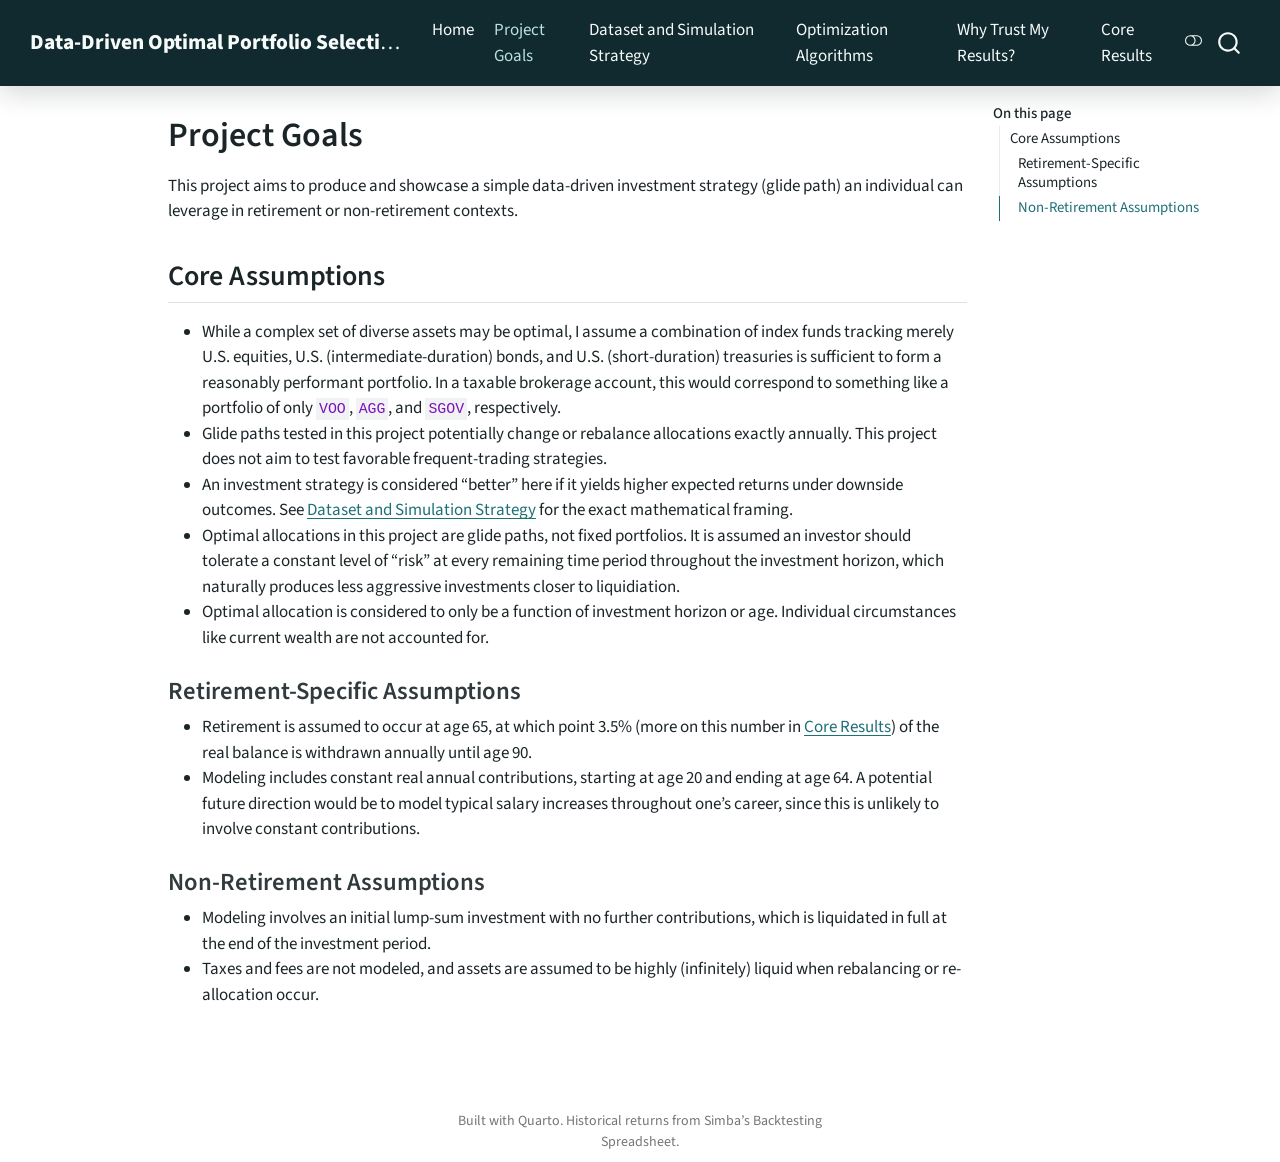
<file: docs/project_goals.html>
<!DOCTYPE html>
<html xmlns="http://www.w3.org/1999/xhtml" lang="en" xml:lang="en"><head>

<meta charset="utf-8">
<meta name="generator" content="quarto-1.10.18">

<meta name="viewport" content="width=device-width, initial-scale=1.0, user-scalable=yes">


<title>Project Goals – Data-Driven Optimal Portfolio Selection Project</title>
<style>
/* Default styles provided by pandoc.
** See https://pandoc.org/MANUAL.html#variables-for-html for config info.
*/
span.smallcaps{font-variant: small-caps;}
div.columns{display: flex; gap: 1.5em;}
div.column{flex: auto;}
@media screen {
div.columns{gap: min(4vw, 1.5em);}
div.column{overflow-x: auto;}
}
div.hanging-indent{margin-left: 1.5em; text-indent: -1.5em;}
ul.task-list{list-style: none;}
ul.task-list li input[type="checkbox"] {
  width: 0.8em;
  margin: 0 0.8em 0.2em -1em; /* quarto-specific, see https://github.com/quarto-dev/quarto-cli/issues/4556 */ 
  vertical-align: middle;
}
</style>


<script src="site_libs/quarto-nav/quarto-nav.js"></script>
<script src="site_libs/clipboard/clipboard.min.js"></script>
<script src="site_libs/quarto-search/autocomplete.umd.js"></script>
<script src="site_libs/quarto-search/fuse.min.js"></script>
<script src="site_libs/quarto-search/quarto-search.js"></script>
<meta name="quarto:offset" content="./">
<script src="site_libs/quarto-html/quarto.js" type="module"></script>
<script src="site_libs/quarto-html/tabsets/tabsets.js" type="module"></script>
<script src="site_libs/quarto-html/popper.min.js"></script>
<script src="site_libs/quarto-html/tippy.umd.min.js"></script>
<script src="site_libs/quarto-html/anchor.min.js"></script>
<link href="site_libs/quarto-html/tippy.css" rel="stylesheet">
<link href="site_libs/quarto-html/quarto-syntax-highlighting-64a204ab8560d761af7679ceaba22944.css" rel="stylesheet" class="quarto-color-scheme" id="quarto-text-highlighting-styles">
<link href="site_libs/quarto-html/quarto-syntax-highlighting-dark-b85bc7c33db8c58e0ec93c3465666fed.css" rel="stylesheet" class="quarto-color-scheme quarto-color-alternate" id="quarto-text-highlighting-styles">
<link href="site_libs/quarto-html/quarto-syntax-highlighting-64a204ab8560d761af7679ceaba22944.css" rel="stylesheet" class="quarto-color-scheme-extra" id="quarto-text-highlighting-styles">
<script src="site_libs/bootstrap/bootstrap.min.js"></script>
<link href="site_libs/bootstrap/bootstrap-icons.css" rel="stylesheet">
<link href="site_libs/bootstrap/bootstrap-727a2f19c190d2461b0982ac8354d675.min.css" rel="stylesheet" append-hash="true" class="quarto-color-scheme" id="quarto-bootstrap" data-mode="light">
<link href="site_libs/bootstrap/bootstrap-dark-286d24a8c54b94268e874926c1b2acd0.min.css" rel="stylesheet" append-hash="true" class="quarto-color-scheme quarto-color-alternate" id="quarto-bootstrap" data-mode="dark">
<link href="site_libs/bootstrap/bootstrap-727a2f19c190d2461b0982ac8354d675.min.css" rel="stylesheet" append-hash="true" class="quarto-color-scheme-extra" id="quarto-bootstrap" data-mode="light">
<script id="quarto-search-options" type="application/json">{
  "location": "navbar",
  "copy-button": false,
  "collapse-after": 3,
  "panel-placement": "end",
  "type": "overlay",
  "limit": 50,
  "keyboard-shortcut": [
    "f",
    "/",
    "s"
  ],
  "language": {
    "search-no-results-text": "No results",
    "search-matching-documents-text": "matching documents",
    "search-copy-link-title": "Copy link to search",
    "search-hide-matches-text": "Hide additional matches",
    "search-more-match-text": "more match in this document",
    "search-more-matches-text": "more matches in this document",
    "search-clear-button-title": "Clear",
    "search-text-placeholder": "",
    "search-detached-cancel-button-title": "Cancel",
    "search-submit-button-title": "Submit",
    "search-label": "Search"
  }
}</script>
<style>html{ scroll-behavior: smooth; }</style>


<link rel="stylesheet" href="results_widget.css">
</head>

<body class="nav-fixed quarto-light"><script id="quarto-html-before-body" type="application/javascript">
    const toggleBodyColorMode = (bsSheetEl) => {
      const mode = bsSheetEl.getAttribute("data-mode");
      const bodyEl = window.document.querySelector("body");
      if (mode === "dark") {
        bodyEl.classList.add("quarto-dark");
        bodyEl.classList.remove("quarto-light");
      } else {
        bodyEl.classList.add("quarto-light");
        bodyEl.classList.remove("quarto-dark");
      }
    }
    const toggleBodyColorPrimary = () => {
      const bsSheetEl = window.document.querySelector("link#quarto-bootstrap:not([rel=disabled-stylesheet])");
      if (bsSheetEl) {
        toggleBodyColorMode(bsSheetEl);
      }
    }
    const setColorSchemeToggle = (alternate) => {
      const toggles = window.document.querySelectorAll('.quarto-color-scheme-toggle');
      for (let i=0; i < toggles.length; i++) {
        const toggle = toggles[i];
        if (toggle) {
          if (alternate) {
            toggle.classList.add("alternate");
          } else {
            toggle.classList.remove("alternate");
          }
        }
      }
    };
    const toggleColorMode = (alternate) => {
      // Switch the stylesheets
      const primaryStylesheets = window.document.querySelectorAll('link.quarto-color-scheme:not(.quarto-color-alternate)');
      const alternateStylesheets = window.document.querySelectorAll('link.quarto-color-scheme.quarto-color-alternate');
      manageTransitions('#quarto-margin-sidebar .nav-link', false);
      if (alternate) {
        // note: dark is layered on light, we don't disable primary!
        enableStylesheet(alternateStylesheets);
        for (const sheetNode of alternateStylesheets) {
          if (sheetNode.id === "quarto-bootstrap") {
            toggleBodyColorMode(sheetNode);
          }
        }
      } else {
        disableStylesheet(alternateStylesheets);
        enableStylesheet(primaryStylesheets)
        toggleBodyColorPrimary();
      }
      manageTransitions('#quarto-margin-sidebar .nav-link', true);
      // Switch the toggles
      setColorSchemeToggle(alternate)
      // Hack to workaround the fact that safari doesn't
      // properly recolor the scrollbar when toggling (#1455)
      if (navigator.userAgent.indexOf('Safari') > 0 && navigator.userAgent.indexOf('Chrome') == -1) {
        manageTransitions("body", false);
        window.scrollTo(0, 1);
        setTimeout(() => {
          window.scrollTo(0, 0);
          manageTransitions("body", true);
        }, 40);
      }
    }
    const disableStylesheet = (stylesheets) => {
      for (let i=0; i < stylesheets.length; i++) {
        const stylesheet = stylesheets[i];
        stylesheet.rel = 'disabled-stylesheet';
      }
    }
    const enableStylesheet = (stylesheets) => {
      for (let i=0; i < stylesheets.length; i++) {
        const stylesheet = stylesheets[i];
        if(stylesheet.rel !== 'stylesheet') { // for Chrome, which will still FOUC without this check
          stylesheet.rel = 'stylesheet';
        }
      }
    }
    const manageTransitions = (selector, allowTransitions) => {
      const els = window.document.querySelectorAll(selector);
      for (let i=0; i < els.length; i++) {
        const el = els[i];
        if (allowTransitions) {
          el.classList.remove('notransition');
        } else {
          el.classList.add('notransition');
        }
      }
    }
    const isFileUrl = () => {
      return window.location.protocol === 'file:';
    }
    const hasAlternateSentinel = () => {
      let styleSentinel = getColorSchemeSentinel();
      if (styleSentinel !== null) {
        return styleSentinel === "alternate";
      } else {
        return false;
      }
    }
    const setStyleSentinel = (alternate) => {
      const value = alternate ? "alternate" : "default";
      if (!isFileUrl()) {
        window.localStorage.setItem("quarto-color-scheme", value);
      } else {
        localAlternateSentinel = value;
      }
    }
    const getColorSchemeSentinel = () => {
      if (!isFileUrl()) {
        const storageValue = window.localStorage.getItem("quarto-color-scheme");
        return storageValue != null ? storageValue : localAlternateSentinel;
      } else {
        return localAlternateSentinel;
      }
    }
    const toggleGiscusIfUsed = (isAlternate, darkModeDefault) => {
      const baseTheme = document.querySelector('#giscus-base-theme')?.value ?? 'light';
      const alternateTheme = document.querySelector('#giscus-alt-theme')?.value ?? 'dark';
      let newTheme = '';
      if(authorPrefersDark) {
        newTheme = isAlternate ? baseTheme : alternateTheme;
      } else {
        newTheme = isAlternate ? alternateTheme : baseTheme;
      }
      const changeGiscusTheme = () => {
        // From: https://github.com/giscus/giscus/issues/336
        const sendMessage = (message) => {
          const iframe = document.querySelector('iframe.giscus-frame');
          if (!iframe) return;
          iframe.contentWindow.postMessage({ giscus: message }, 'https://giscus.app');
        }
        sendMessage({
          setConfig: {
            theme: newTheme
          }
        });
      }
      const isGiscussLoaded = window.document.querySelector('iframe.giscus-frame') !== null;
      if (isGiscussLoaded) {
        changeGiscusTheme();
      }
    };
    const authorPrefersDark = false;
    const darkModeDefault = authorPrefersDark;
      document.querySelector('link#quarto-text-highlighting-styles.quarto-color-scheme-extra').rel = 'disabled-stylesheet';
      document.querySelector('link#quarto-bootstrap.quarto-color-scheme-extra').rel = 'disabled-stylesheet';
    let localAlternateSentinel = darkModeDefault ? 'alternate' : 'default';
    // Dark / light mode switch
    window.quartoToggleColorScheme = () => {
      // Read the current dark / light value
      let toAlternate = !hasAlternateSentinel();
      toggleColorMode(toAlternate);
      setStyleSentinel(toAlternate);
      toggleGiscusIfUsed(toAlternate, darkModeDefault);
      window.dispatchEvent(new Event('resize'));
    };
    // Switch to dark mode if need be
    if (hasAlternateSentinel()) {
      toggleColorMode(true);
    } else {
      toggleColorMode(false);
    }
  </script>

<div id="quarto-search-results"></div>
  <header id="quarto-header" class="headroom fixed-top">
    <nav class="navbar navbar-expand-lg " data-bs-theme="dark">
      <div class="navbar-container container-fluid">
      <div class="navbar-brand-container mx-auto">
    <a class="navbar-brand" href="./index.html">
    <span class="navbar-title">Data-Driven Optimal Portfolio Selection Project</span>
    </a>
  </div>
            <div id="quarto-search" class="" title="Search"></div>
          <button class="navbar-toggler" type="button" data-bs-toggle="collapse" data-bs-target="#navbarCollapse" aria-controls="navbarCollapse" role="menu" aria-expanded="false" aria-label="Toggle navigation" onclick="if (window.quartoToggleHeadroom) { window.quartoToggleHeadroom(); }">
  <span class="navbar-toggler-icon"></span>
</button>
          <div class="collapse navbar-collapse" id="navbarCollapse">
            <ul class="navbar-nav navbar-nav-scroll me-auto">
  <li class="nav-item">
    <a class="nav-link" href="./index.html"> 
<span class="menu-text">Home</span></a>
  </li>  
  <li class="nav-item">
    <a class="nav-link active" href="./project_goals.html" aria-current="page"> 
<span class="menu-text">Project Goals</span></a>
  </li>  
  <li class="nav-item">
    <a class="nav-link" href="./dataset_simulation.html"> 
<span class="menu-text">Dataset and Simulation Strategy</span></a>
  </li>  
  <li class="nav-item">
    <a class="nav-link" href="./optimization.html"> 
<span class="menu-text">Optimization Algorithms</span></a>
  </li>  
  <li class="nav-item">
    <a class="nav-link" href="./why_trust.html"> 
<span class="menu-text">Why Trust My Results?</span></a>
  </li>  
  <li class="nav-item">
    <a class="nav-link" href="./core_results.html"> 
<span class="menu-text">Core Results</span></a>
  </li>  
</ul>
          </div> <!-- /navcollapse -->
            <div class="quarto-navbar-tools">
  <a href="" class="quarto-color-scheme-toggle quarto-navigation-tool  px-1" onclick="window.quartoToggleColorScheme(); return false;" title="Toggle dark mode"><i class="bi"></i></a>
</div>
      </div> <!-- /container-fluid -->
    </nav>
</header>
<!-- content -->
<div id="quarto-content" class="quarto-container page-columns page-rows-contents page-layout-article page-navbar">
<!-- sidebar -->
<!-- margin-sidebar -->
    <div id="quarto-margin-sidebar" class="sidebar margin-sidebar">
        <nav id="TOC" role="doc-toc" class="toc-active">
    <h2 id="toc-title">On this page</h2>
   
  <ul>
  <li><a href="#sec-core-assumptions" id="toc-sec-core-assumptions" class="nav-link active" data-scroll-target="#sec-core-assumptions">Core Assumptions</a>
  <ul class="collapse">
  <li><a href="#sec-retirement-assumptions" id="toc-sec-retirement-assumptions" class="nav-link" data-scroll-target="#sec-retirement-assumptions">Retirement-Specific Assumptions</a></li>
  <li><a href="#sec-non-retirement-assumptions" id="toc-sec-non-retirement-assumptions" class="nav-link" data-scroll-target="#sec-non-retirement-assumptions">Non-Retirement Assumptions</a></li>
  </ul></li>
  </ul>
</nav>
    </div>
<!-- main -->
<main class="content" id="quarto-document-content">


<header id="title-block-header" class="quarto-title-block default">
<div class="quarto-title">
<h1 class="title">Project Goals</h1>
</div>



<div class="quarto-title-meta">

    
  
    
  </div>
  


</header>


<p>This project aims to produce and showcase a simple data-driven investment strategy (glide path) an individual can leverage in retirement or non-retirement contexts.</p>
<section id="sec-core-assumptions" class="level2">
<h2 class="anchored" data-anchor-id="sec-core-assumptions">Core Assumptions</h2>
<ul>
<li>While a complex set of diverse assets may be optimal, I assume a combination of index funds tracking merely U.S. equities, U.S. (intermediate-duration) bonds, and U.S. (short-duration) treasuries is sufficient to form a reasonably performant portfolio. In a taxable brokerage account, this would correspond to something like a portfolio of only <code>VOO</code>, <code>AGG</code>, and <code>SGOV</code>, respectively.</li>
<li>Glide paths tested in this project potentially change or rebalance allocations exactly annually. This project does not aim to test favorable frequent-trading strategies.</li>
<li>An investment strategy is considered “better” here if it yields higher expected returns under downside outcomes. See <a href="./dataset_simulation.html#sec-objective">Dataset and Simulation Strategy</a> for the exact mathematical framing.</li>
<li>Optimal allocations in this project are glide paths, not fixed portfolios. It is assumed an investor should tolerate a constant level of “risk” at every remaining time period throughout the investment horizon, which naturally produces less aggressive investments closer to liquidiation.</li>
<li>Optimal allocation is considered to only be a function of investment horizon or age. Individual circumstances like current wealth are not accounted for.</li>
</ul>
<section id="sec-retirement-assumptions" class="level3">
<h3 class="anchored" data-anchor-id="sec-retirement-assumptions">Retirement-Specific Assumptions</h3>
<ul>
<li>Retirement is assumed to occur at age 65, at which point 3.5% (more on this number in <a href="./core_results.html#sec-annual-withdrawals">Core Results</a>) of the real balance is withdrawn annually until age 90.</li>
<li>Modeling includes constant real annual contributions, starting at age 20 and ending at age 64. A potential future direction would be to model typical salary increases throughout one’s career, since this is unlikely to involve constant contributions.</li>
</ul>
</section>
<section id="sec-non-retirement-assumptions" class="level3">
<h3 class="anchored" data-anchor-id="sec-non-retirement-assumptions">Non-Retirement Assumptions</h3>
<ul>
<li>Modeling involves an initial lump-sum investment with no further contributions, which is liquidated in full at the end of the investment period.</li>
<li>Taxes and fees are not modeled, and assets are assumed to be highly (infinitely) liquid when rebalancing or re-allocation occur.</li>
</ul>


</section>
</section>

</main> <!-- /main -->
<script src="results_widget.js"></script>
<script id="quarto-html-after-body" type="application/javascript">
  window.document.addEventListener("DOMContentLoaded", function (event) {
    // Ensure there is a toggle, if there isn't float one in the top right
    if (window.document.querySelector('.quarto-color-scheme-toggle') === null) {
      const a = window.document.createElement('a');
      a.classList.add('top-right');
      a.classList.add('quarto-color-scheme-toggle');
      a.href = "";
      a.onclick = function() { try { window.quartoToggleColorScheme(); } catch {} return false; };
      const i = window.document.createElement("i");
      i.classList.add('bi');
      a.appendChild(i);
      window.document.body.appendChild(a);
    }
    setColorSchemeToggle(hasAlternateSentinel())
    const icon = "";
    const anchorJS = new window.AnchorJS();
    anchorJS.options = {
      placement: 'right',
      icon: icon
    };
    anchorJS.add('.anchored');
    const isCodeAnnotation = (el) => {
      for (const clz of el.classList) {
        if (clz.startsWith('code-annotation-')) {                     
          return true;
        }
      }
      return false;
    }
    const onCopySuccess = function(e) {
      // button target
      const button = e.trigger;
      // don't keep focus
      button.blur();
      // flash "checked"
      button.classList.add('code-copy-button-checked');
      var currentTitle = button.getAttribute("title");
      button.setAttribute("title", "Copied!");
      let tooltip;
      if (window.bootstrap) {
        button.setAttribute("data-bs-toggle", "tooltip");
        button.setAttribute("data-bs-placement", "left");
        button.setAttribute("data-bs-title", "Copied!");
        tooltip = new bootstrap.Tooltip(button, 
          { trigger: "manual", 
            customClass: "code-copy-button-tooltip",
            offset: [0, -8]});
        tooltip.show();    
      }
      setTimeout(function() {
        if (tooltip) {
          tooltip.hide();
          button.removeAttribute("data-bs-title");
          button.removeAttribute("data-bs-toggle");
          button.removeAttribute("data-bs-placement");
        }
        button.setAttribute("title", currentTitle);
        button.classList.remove('code-copy-button-checked');
      }, 1000);
      // clear code selection
      e.clearSelection();
    }
    const getTextToCopy = function(trigger) {
      const outerScaffold = trigger.parentElement.cloneNode(true);
      const codeEl = outerScaffold.querySelector('code');
      for (const childEl of codeEl.children) {
        if (isCodeAnnotation(childEl)) {
          childEl.remove();
        }
      }
      return codeEl.innerText;
    }
    const clipboard = new window.ClipboardJS('.code-copy-button:not([data-in-quarto-modal])', {
      text: getTextToCopy
    });
    clipboard.on('success', onCopySuccess);
    if (window.document.getElementById('quarto-embedded-source-code-modal')) {
      const clipboardModal = new window.ClipboardJS('.code-copy-button[data-in-quarto-modal]', {
        text: getTextToCopy,
        container: window.document.getElementById('quarto-embedded-source-code-modal')
      });
      clipboardModal.on('success', onCopySuccess);
    }
      var localhostRegex = new RegExp(/^(?:http|https):\/\/localhost\:?[0-9]*\//);
      var mailtoRegex = new RegExp(/^mailto:/);
        var filterRegex = new RegExp('/' + window.location.host + '/');
      var isInternal = (href) => {
          return filterRegex.test(href) || localhostRegex.test(href) || mailtoRegex.test(href);
      }
      // Inspect non-navigation links and adorn them if external
     var links = window.document.querySelectorAll('a[href]:not(.nav-link):not(.navbar-brand):not(.toc-action):not(.sidebar-link):not(.sidebar-item-toggle):not(.pagination-link):not(.no-external):not([aria-hidden]):not(.dropdown-item):not(.quarto-navigation-tool):not(.about-link)');
      for (var i=0; i<links.length; i++) {
        const link = links[i];
        if (!isInternal(link.href)) {
          // undo the damage that might have been done by quarto-nav.js in the case of
          // links that we want to consider external
          if (link.dataset.originalHref !== undefined) {
            link.href = link.dataset.originalHref;
          }
            // target, if specified
            link.setAttribute("target", "_blank");
            if (link.getAttribute("rel") === null) {
              link.setAttribute("rel", "noopener");
            }
        }
      }
    function tippyHover(el, contentFn, onTriggerFn, onUntriggerFn) {
      const config = {
        allowHTML: true,
        maxWidth: 500,
        delay: 100,
        arrow: false,
        appendTo: function(el) {
            return el.parentElement;
        },
        interactive: true,
        interactiveBorder: 10,
        theme: 'quarto',
        placement: 'bottom-start',
      };
      if (contentFn) {
        config.content = contentFn;
      }
      if (onTriggerFn) {
        config.onTrigger = onTriggerFn;
      }
      if (onUntriggerFn) {
        config.onUntrigger = onUntriggerFn;
      }
      window.tippy(el, config); 
    }
    const noterefs = window.document.querySelectorAll('a[role="doc-noteref"]');
    for (var i=0; i<noterefs.length; i++) {
      const ref = noterefs[i];
      tippyHover(ref, function() {
        // use id or data attribute instead here
        let href = ref.getAttribute('data-footnote-href') || ref.getAttribute('href');
        try { href = new URL(href).hash; } catch {}
        const id = href.replace(/^#\/?/, "");
        const note = window.document.getElementById(id);
        if (note) {
          return note.innerHTML;
        } else {
          return "";
        }
      });
    }
    const xrefs = window.document.querySelectorAll('a.quarto-xref');
    const processXRef = (id, note) => {
      // Strip column container classes
      const stripColumnClz = (el) => {
        el.classList.remove("page-full", "page-columns");
        if (el.children) {
          for (const child of el.children) {
            stripColumnClz(child);
          }
        }
      }
      stripColumnClz(note)
      if (id === null || id.startsWith('sec-')) {
        // Special case sections, only their first couple elements
        const container = document.createElement("div");
        if (note.children && note.children.length > 2) {
          container.appendChild(note.children[0].cloneNode(true));
          for (let i = 1; i < note.children.length; i++) {
            const child = note.children[i];
            if (child.tagName === "P" && child.innerText === "") {
              continue;
            } else {
              container.appendChild(child.cloneNode(true));
              break;
            }
          }
          if (window.Quarto?.typesetMath) {
            window.Quarto.typesetMath(container);
          }
          return container.innerHTML
        } else {
          if (window.Quarto?.typesetMath) {
            window.Quarto.typesetMath(note);
          }
          return note.innerHTML;
        }
      } else {
        // Remove any anchor links if they are present
        const anchorLink = note.querySelector('a.anchorjs-link');
        if (anchorLink) {
          anchorLink.remove();
        }
        if (window.Quarto?.typesetMath) {
          window.Quarto.typesetMath(note);
        }
        if (note.classList.contains("callout")) {
          return note.outerHTML;
        } else {
          return note.innerHTML;
        }
      }
    }
    for (var i=0; i<xrefs.length; i++) {
      const xref = xrefs[i];
      tippyHover(xref, undefined, function(instance) {
        instance.disable();
        let url = xref.getAttribute('href');
        let hash = undefined; 
        if (url.startsWith('#')) {
          hash = url;
        } else {
          try { hash = new URL(url).hash; } catch {}
        }
        if (hash) {
          const id = hash.replace(/^#\/?/, "");
          const note = window.document.getElementById(id);
          if (note !== null) {
            try {
              const html = processXRef(id, note.cloneNode(true));
              instance.setContent(html);
            } finally {
              instance.enable();
              instance.show();
            }
          } else {
            // See if we can fetch this
            fetch(url.split('#')[0])
            .then(res => res.text())
            .then(html => {
              const parser = new DOMParser();
              const htmlDoc = parser.parseFromString(html, "text/html");
              const note = htmlDoc.getElementById(id);
              if (note !== null) {
                const html = processXRef(id, note);
                instance.setContent(html);
              } 
            }).finally(() => {
              instance.enable();
              instance.show();
            });
          }
        } else {
          // See if we can fetch a full url (with no hash to target)
          // This is a special case and we should probably do some content thinning / targeting
          fetch(url)
          .then(res => res.text())
          .then(html => {
            const parser = new DOMParser();
            const htmlDoc = parser.parseFromString(html, "text/html");
            const note = htmlDoc.querySelector('main.content');
            if (note !== null) {
              // This should only happen for chapter cross references
              // (since there is no id in the URL)
              // remove the first header
              if (note.children.length > 0 && note.children[0].tagName === "HEADER") {
                note.children[0].remove();
              }
              const html = processXRef(null, note);
              instance.setContent(html);
            } 
          }).finally(() => {
            instance.enable();
            instance.show();
          });
        }
      }, function(instance) {
      });
    }
        let selectedAnnoteEl;
        const selectorForAnnotation = ( cell, annotation) => {
          let cellAttr = 'data-code-cell="' + cell + '"';
          let lineAttr = 'data-code-annotation="' +  annotation + '"';
          const selector = 'span[' + cellAttr + '][' + lineAttr + ']';
          return selector;
        }
        const selectCodeLines = (annoteEl) => {
          const doc = window.document;
          const targetCell = annoteEl.getAttribute("data-target-cell");
          const targetAnnotation = annoteEl.getAttribute("data-target-annotation");
          const annoteSpan = window.document.querySelector(selectorForAnnotation(targetCell, targetAnnotation));
          const lines = annoteSpan.getAttribute("data-code-lines").split(",");
          const lineIds = lines.map((line) => {
            return targetCell + "-" + line;
          })
          let top = null;
          let height = null;
          let parent = null;
          if (lineIds.length > 0) {
              //compute the position of the single el (top and bottom and make a div)
              const el = window.document.getElementById(lineIds[0]);
              top = el.offsetTop;
              height = el.offsetHeight;
              parent = el.parentElement.parentElement;
            if (lineIds.length > 1) {
              const lastEl = window.document.getElementById(lineIds[lineIds.length - 1]);
              const bottom = lastEl.offsetTop + lastEl.offsetHeight;
              height = bottom - top;
            }
            if (top !== null && height !== null && parent !== null) {
              // cook up a div (if necessary) and position it 
              let div = window.document.getElementById("code-annotation-line-highlight");
              if (div === null) {
                div = window.document.createElement("div");
                div.setAttribute("id", "code-annotation-line-highlight");
                div.style.position = 'absolute';
                parent.appendChild(div);
              }
              div.style.top = top - 2 + "px";
              div.style.height = height + 4 + "px";
              div.style.left = 0;
              let gutterDiv = window.document.getElementById("code-annotation-line-highlight-gutter");
              if (gutterDiv === null) {
                gutterDiv = window.document.createElement("div");
                gutterDiv.setAttribute("id", "code-annotation-line-highlight-gutter");
                gutterDiv.style.position = 'absolute';
                const codeCell = window.document.getElementById(targetCell);
                const gutter = codeCell.querySelector('.code-annotation-gutter');
                gutter.appendChild(gutterDiv);
              }
              gutterDiv.style.top = top - 2 + "px";
              gutterDiv.style.height = height + 4 + "px";
            }
            selectedAnnoteEl = annoteEl;
          }
        };
        const unselectCodeLines = () => {
          const elementsIds = ["code-annotation-line-highlight", "code-annotation-line-highlight-gutter"];
          elementsIds.forEach((elId) => {
            const div = window.document.getElementById(elId);
            if (div) {
              div.remove();
            }
          });
          selectedAnnoteEl = undefined;
        };
          // Handle positioning of the toggle
      window.addEventListener(
        "resize",
        throttle(() => {
          elRect = undefined;
          if (selectedAnnoteEl) {
            selectCodeLines(selectedAnnoteEl);
          }
        }, 10)
      );
      function throttle(fn, ms) {
      let throttle = false;
      let timer;
        return (...args) => {
          if(!throttle) { // first call gets through
              fn.apply(this, args);
              throttle = true;
          } else { // all the others get throttled
              if(timer) clearTimeout(timer); // cancel #2
              timer = setTimeout(() => {
                fn.apply(this, args);
                timer = throttle = false;
              }, ms);
          }
        };
      }
        // Attach click handler to the DT
        const annoteDls = window.document.querySelectorAll('dt[data-target-cell]');
        for (const annoteDlNode of annoteDls) {
          annoteDlNode.addEventListener('click', (event) => {
            const clickedEl = event.target;
            if (clickedEl !== selectedAnnoteEl) {
              unselectCodeLines();
              const activeEl = window.document.querySelector('dt[data-target-cell].code-annotation-active');
              if (activeEl) {
                activeEl.classList.remove('code-annotation-active');
              }
              selectCodeLines(clickedEl);
              clickedEl.classList.add('code-annotation-active');
            } else {
              // Unselect the line
              unselectCodeLines();
              clickedEl.classList.remove('code-annotation-active');
            }
          });
        }
    const findCites = (el) => {
      const parentEl = el.parentElement;
      if (parentEl) {
        const cites = parentEl.dataset.cites;
        if (cites) {
          return {
            el,
            cites: cites.split(' ')
          };
        } else {
          return findCites(el.parentElement)
        }
      } else {
        return undefined;
      }
    };
    var bibliorefs = window.document.querySelectorAll('a[role="doc-biblioref"]');
    for (var i=0; i<bibliorefs.length; i++) {
      const ref = bibliorefs[i];
      const citeInfo = findCites(ref);
      if (citeInfo) {
        tippyHover(citeInfo.el, function() {
          var popup = window.document.createElement('div');
          citeInfo.cites.forEach(function(cite) {
            var citeDiv = window.document.createElement('div');
            citeDiv.classList.add('hanging-indent');
            citeDiv.classList.add('csl-entry');
            var biblioDiv = window.document.getElementById('ref-' + cite);
            if (biblioDiv) {
              citeDiv.innerHTML = biblioDiv.innerHTML;
            }
            popup.appendChild(citeDiv);
          });
          return popup.innerHTML;
        });
      }
    }
  });
  </script>
</div> <!-- /content -->
<footer class="footer">
  <div class="nav-footer">
    <div class="nav-footer-left">
      &nbsp;
    </div>   
    <div class="nav-footer-center">
<p>Built with Quarto. Historical returns from Simba’s Backtesting Spreadsheet.</p>
</div>
    <div class="nav-footer-right">
      &nbsp;
    </div>
  </div>
</footer>




<script src="site_libs/quarto-html/zenscroll-min.js"></script>
</body></html>
</file>
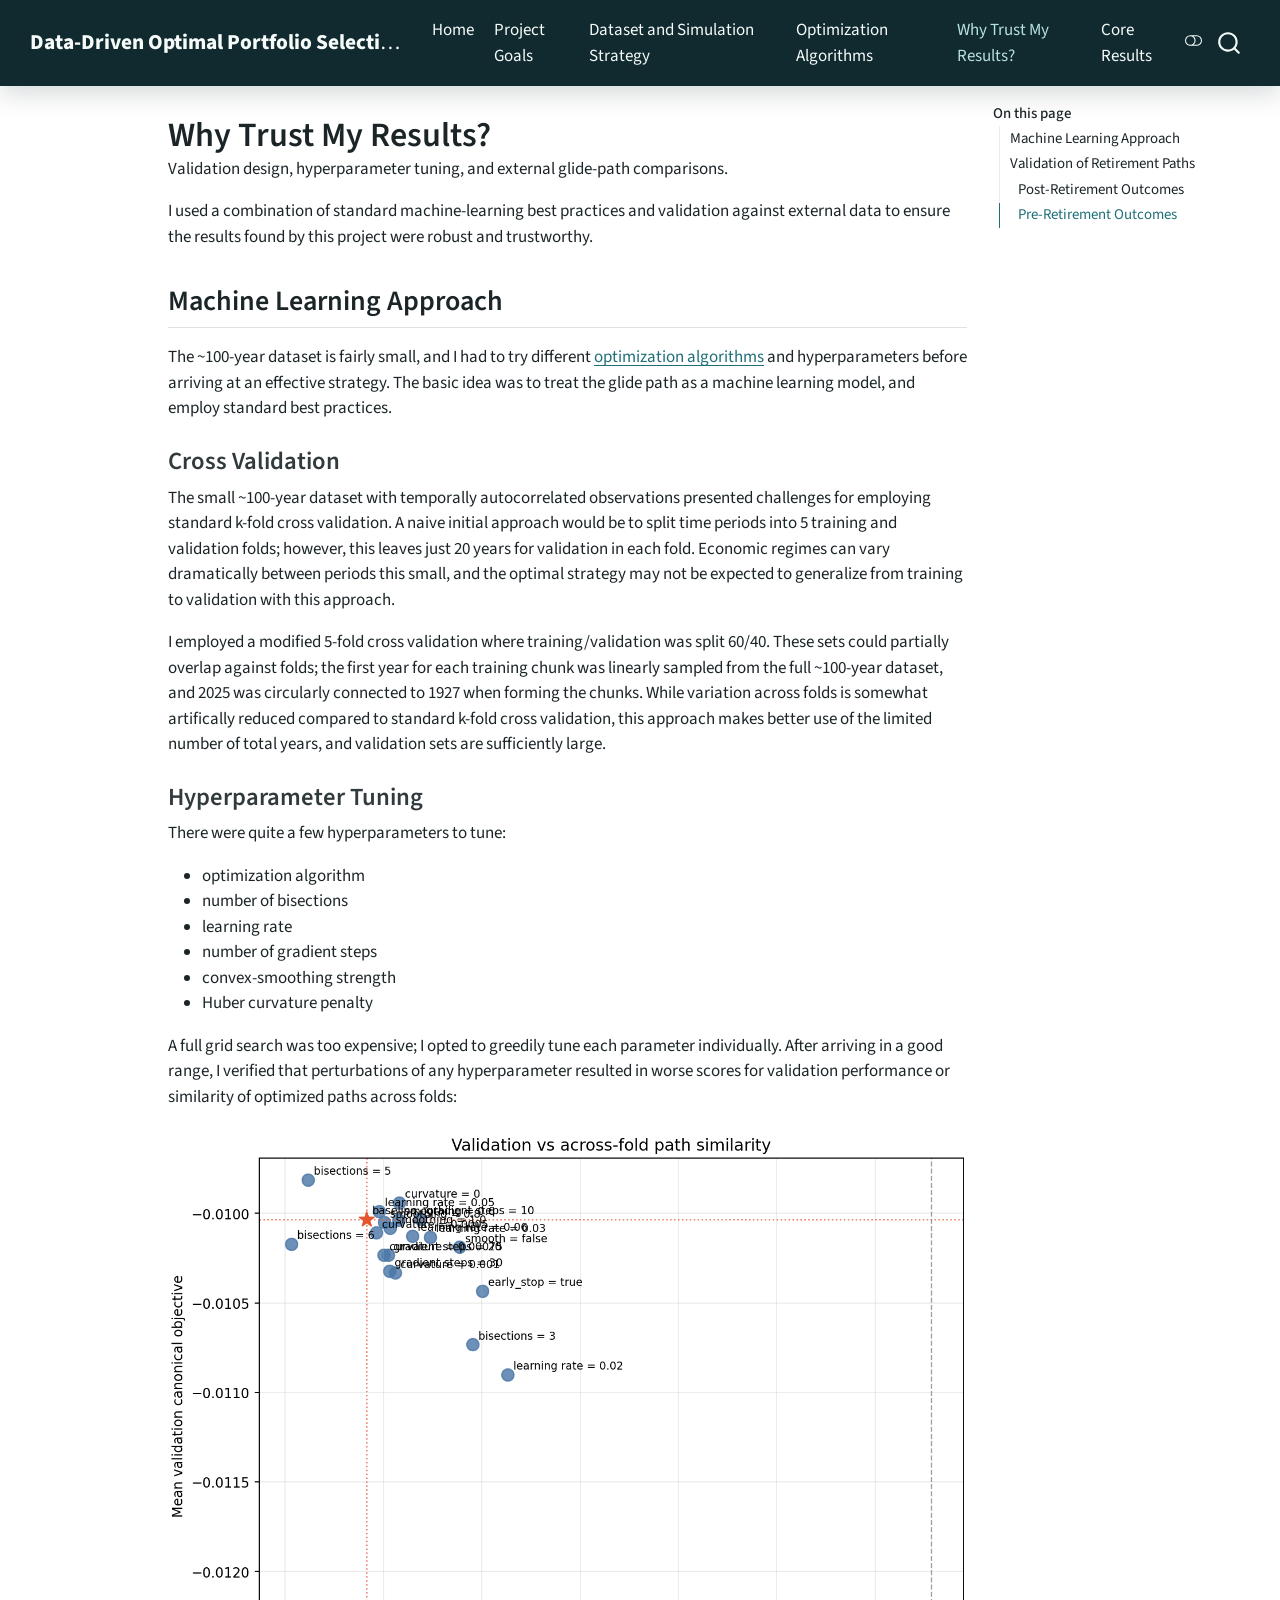
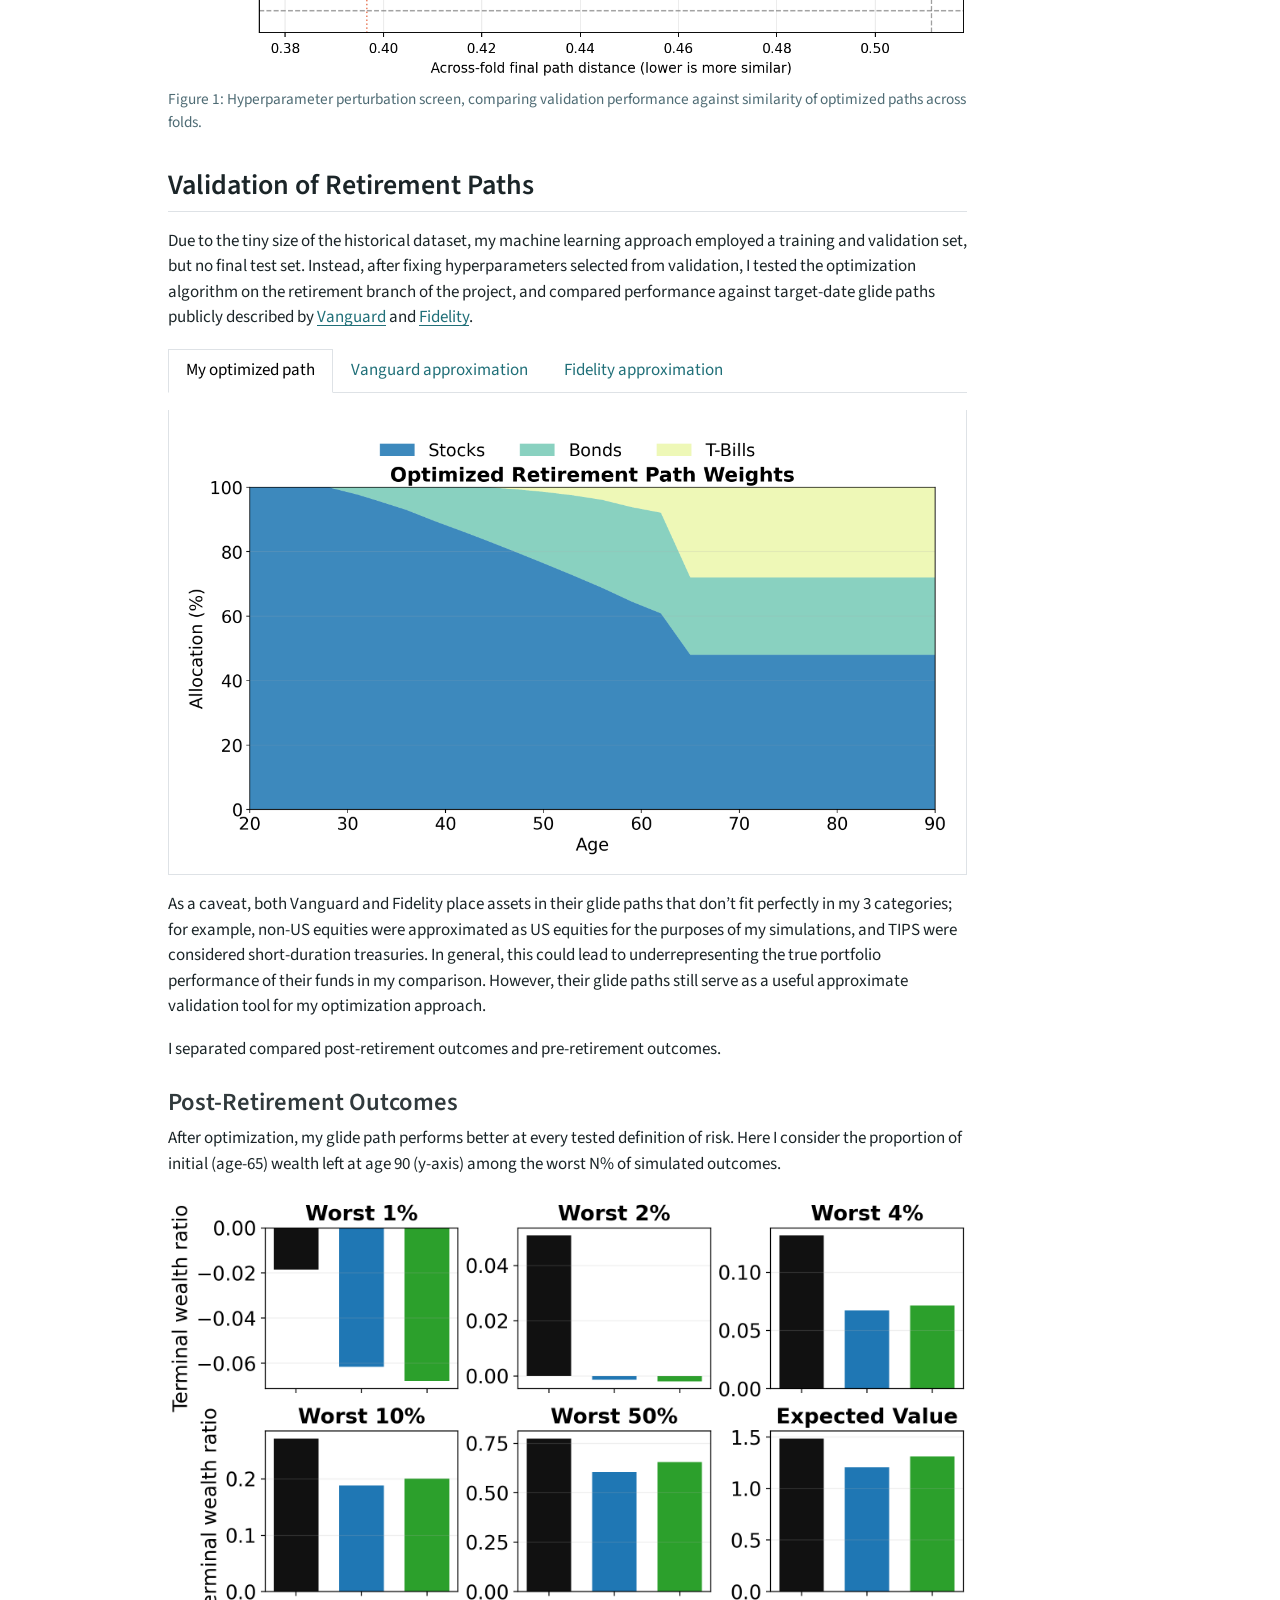
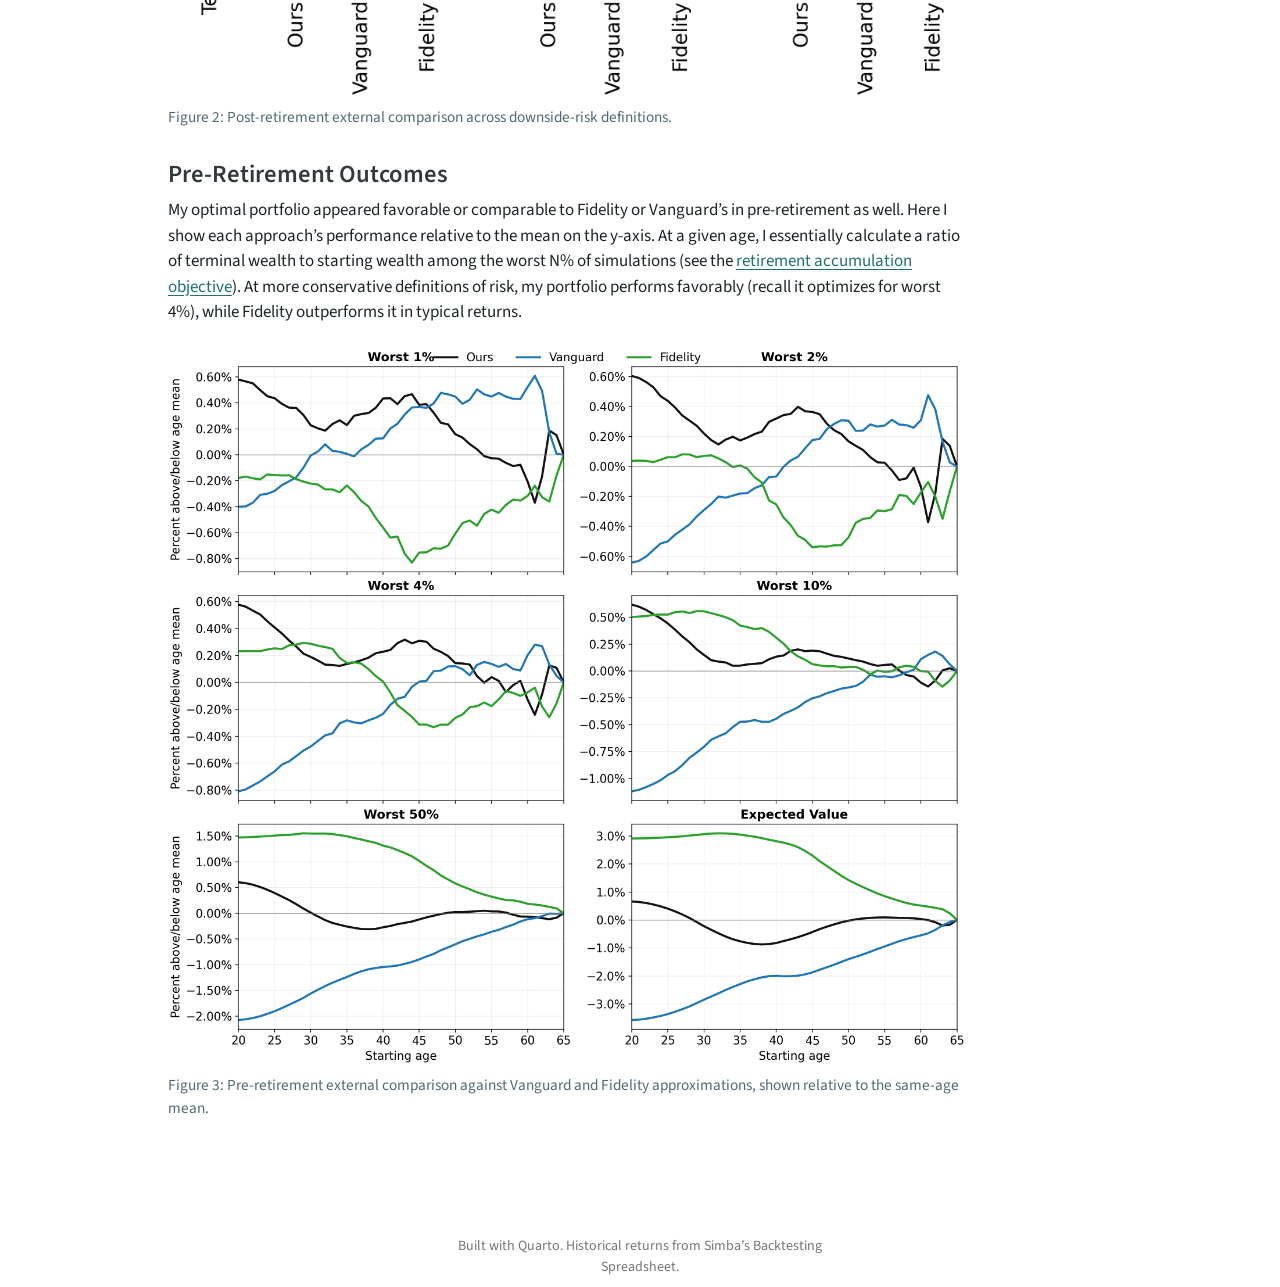
<file: docs/why_trust.html>
<!DOCTYPE html>
<html xmlns="http://www.w3.org/1999/xhtml" lang="en" xml:lang="en"><head>

<meta charset="utf-8">
<meta name="generator" content="quarto-1.10.18">

<meta name="viewport" content="width=device-width, initial-scale=1.0, user-scalable=yes">

<meta name="description" content="Validation design, hyperparameter tuning, and external glide-path comparisons.">

<title>Why Trust My Results? – Data-Driven Optimal Portfolio Selection Project</title>
<style>
/* Default styles provided by pandoc.
** See https://pandoc.org/MANUAL.html#variables-for-html for config info.
*/
span.smallcaps{font-variant: small-caps;}
div.columns{display: flex; gap: 1.5em;}
div.column{flex: auto;}
@media screen {
div.columns{gap: min(4vw, 1.5em);}
div.column{overflow-x: auto;}
}
div.hanging-indent{margin-left: 1.5em; text-indent: -1.5em;}
ul.task-list{list-style: none;}
ul.task-list li input[type="checkbox"] {
  width: 0.8em;
  margin: 0 0.8em 0.2em -1em; /* quarto-specific, see https://github.com/quarto-dev/quarto-cli/issues/4556 */ 
  vertical-align: middle;
}
</style>


<script src="site_libs/quarto-nav/quarto-nav.js"></script>
<script src="site_libs/clipboard/clipboard.min.js"></script>
<script src="site_libs/quarto-search/autocomplete.umd.js"></script>
<script src="site_libs/quarto-search/fuse.min.js"></script>
<script src="site_libs/quarto-search/quarto-search.js"></script>
<meta name="quarto:offset" content="./">
<script src="site_libs/quarto-html/quarto.js" type="module"></script>
<script src="site_libs/quarto-html/tabsets/tabsets.js" type="module"></script>
<script src="site_libs/quarto-html/popper.min.js"></script>
<script src="site_libs/quarto-html/tippy.umd.min.js"></script>
<script src="site_libs/quarto-html/anchor.min.js"></script>
<link href="site_libs/quarto-html/tippy.css" rel="stylesheet">
<link href="site_libs/quarto-html/quarto-syntax-highlighting-64a204ab8560d761af7679ceaba22944.css" rel="stylesheet" class="quarto-color-scheme" id="quarto-text-highlighting-styles">
<link href="site_libs/quarto-html/quarto-syntax-highlighting-dark-b85bc7c33db8c58e0ec93c3465666fed.css" rel="stylesheet" class="quarto-color-scheme quarto-color-alternate" id="quarto-text-highlighting-styles">
<link href="site_libs/quarto-html/quarto-syntax-highlighting-64a204ab8560d761af7679ceaba22944.css" rel="stylesheet" class="quarto-color-scheme-extra" id="quarto-text-highlighting-styles">
<script src="site_libs/bootstrap/bootstrap.min.js"></script>
<link href="site_libs/bootstrap/bootstrap-icons.css" rel="stylesheet">
<link href="site_libs/bootstrap/bootstrap-727a2f19c190d2461b0982ac8354d675.min.css" rel="stylesheet" append-hash="true" class="quarto-color-scheme" id="quarto-bootstrap" data-mode="light">
<link href="site_libs/bootstrap/bootstrap-dark-286d24a8c54b94268e874926c1b2acd0.min.css" rel="stylesheet" append-hash="true" class="quarto-color-scheme quarto-color-alternate" id="quarto-bootstrap" data-mode="dark">
<link href="site_libs/bootstrap/bootstrap-727a2f19c190d2461b0982ac8354d675.min.css" rel="stylesheet" append-hash="true" class="quarto-color-scheme-extra" id="quarto-bootstrap" data-mode="light">
<script id="quarto-search-options" type="application/json">{
  "location": "navbar",
  "copy-button": false,
  "collapse-after": 3,
  "panel-placement": "end",
  "type": "overlay",
  "limit": 50,
  "keyboard-shortcut": [
    "f",
    "/",
    "s"
  ],
  "language": {
    "search-no-results-text": "No results",
    "search-matching-documents-text": "matching documents",
    "search-copy-link-title": "Copy link to search",
    "search-hide-matches-text": "Hide additional matches",
    "search-more-match-text": "more match in this document",
    "search-more-matches-text": "more matches in this document",
    "search-clear-button-title": "Clear",
    "search-text-placeholder": "",
    "search-detached-cancel-button-title": "Cancel",
    "search-submit-button-title": "Submit",
    "search-label": "Search"
  }
}</script>
<style>html{ scroll-behavior: smooth; }</style>


<link rel="stylesheet" href="results_widget.css">
</head>

<body class="nav-fixed quarto-light"><script id="quarto-html-before-body" type="application/javascript">
    const toggleBodyColorMode = (bsSheetEl) => {
      const mode = bsSheetEl.getAttribute("data-mode");
      const bodyEl = window.document.querySelector("body");
      if (mode === "dark") {
        bodyEl.classList.add("quarto-dark");
        bodyEl.classList.remove("quarto-light");
      } else {
        bodyEl.classList.add("quarto-light");
        bodyEl.classList.remove("quarto-dark");
      }
    }
    const toggleBodyColorPrimary = () => {
      const bsSheetEl = window.document.querySelector("link#quarto-bootstrap:not([rel=disabled-stylesheet])");
      if (bsSheetEl) {
        toggleBodyColorMode(bsSheetEl);
      }
    }
    const setColorSchemeToggle = (alternate) => {
      const toggles = window.document.querySelectorAll('.quarto-color-scheme-toggle');
      for (let i=0; i < toggles.length; i++) {
        const toggle = toggles[i];
        if (toggle) {
          if (alternate) {
            toggle.classList.add("alternate");
          } else {
            toggle.classList.remove("alternate");
          }
        }
      }
    };
    const toggleColorMode = (alternate) => {
      // Switch the stylesheets
      const primaryStylesheets = window.document.querySelectorAll('link.quarto-color-scheme:not(.quarto-color-alternate)');
      const alternateStylesheets = window.document.querySelectorAll('link.quarto-color-scheme.quarto-color-alternate');
      manageTransitions('#quarto-margin-sidebar .nav-link', false);
      if (alternate) {
        // note: dark is layered on light, we don't disable primary!
        enableStylesheet(alternateStylesheets);
        for (const sheetNode of alternateStylesheets) {
          if (sheetNode.id === "quarto-bootstrap") {
            toggleBodyColorMode(sheetNode);
          }
        }
      } else {
        disableStylesheet(alternateStylesheets);
        enableStylesheet(primaryStylesheets)
        toggleBodyColorPrimary();
      }
      manageTransitions('#quarto-margin-sidebar .nav-link', true);
      // Switch the toggles
      setColorSchemeToggle(alternate)
      // Hack to workaround the fact that safari doesn't
      // properly recolor the scrollbar when toggling (#1455)
      if (navigator.userAgent.indexOf('Safari') > 0 && navigator.userAgent.indexOf('Chrome') == -1) {
        manageTransitions("body", false);
        window.scrollTo(0, 1);
        setTimeout(() => {
          window.scrollTo(0, 0);
          manageTransitions("body", true);
        }, 40);
      }
    }
    const disableStylesheet = (stylesheets) => {
      for (let i=0; i < stylesheets.length; i++) {
        const stylesheet = stylesheets[i];
        stylesheet.rel = 'disabled-stylesheet';
      }
    }
    const enableStylesheet = (stylesheets) => {
      for (let i=0; i < stylesheets.length; i++) {
        const stylesheet = stylesheets[i];
        if(stylesheet.rel !== 'stylesheet') { // for Chrome, which will still FOUC without this check
          stylesheet.rel = 'stylesheet';
        }
      }
    }
    const manageTransitions = (selector, allowTransitions) => {
      const els = window.document.querySelectorAll(selector);
      for (let i=0; i < els.length; i++) {
        const el = els[i];
        if (allowTransitions) {
          el.classList.remove('notransition');
        } else {
          el.classList.add('notransition');
        }
      }
    }
    const isFileUrl = () => {
      return window.location.protocol === 'file:';
    }
    const hasAlternateSentinel = () => {
      let styleSentinel = getColorSchemeSentinel();
      if (styleSentinel !== null) {
        return styleSentinel === "alternate";
      } else {
        return false;
      }
    }
    const setStyleSentinel = (alternate) => {
      const value = alternate ? "alternate" : "default";
      if (!isFileUrl()) {
        window.localStorage.setItem("quarto-color-scheme", value);
      } else {
        localAlternateSentinel = value;
      }
    }
    const getColorSchemeSentinel = () => {
      if (!isFileUrl()) {
        const storageValue = window.localStorage.getItem("quarto-color-scheme");
        return storageValue != null ? storageValue : localAlternateSentinel;
      } else {
        return localAlternateSentinel;
      }
    }
    const toggleGiscusIfUsed = (isAlternate, darkModeDefault) => {
      const baseTheme = document.querySelector('#giscus-base-theme')?.value ?? 'light';
      const alternateTheme = document.querySelector('#giscus-alt-theme')?.value ?? 'dark';
      let newTheme = '';
      if(authorPrefersDark) {
        newTheme = isAlternate ? baseTheme : alternateTheme;
      } else {
        newTheme = isAlternate ? alternateTheme : baseTheme;
      }
      const changeGiscusTheme = () => {
        // From: https://github.com/giscus/giscus/issues/336
        const sendMessage = (message) => {
          const iframe = document.querySelector('iframe.giscus-frame');
          if (!iframe) return;
          iframe.contentWindow.postMessage({ giscus: message }, 'https://giscus.app');
        }
        sendMessage({
          setConfig: {
            theme: newTheme
          }
        });
      }
      const isGiscussLoaded = window.document.querySelector('iframe.giscus-frame') !== null;
      if (isGiscussLoaded) {
        changeGiscusTheme();
      }
    };
    const authorPrefersDark = false;
    const darkModeDefault = authorPrefersDark;
      document.querySelector('link#quarto-text-highlighting-styles.quarto-color-scheme-extra').rel = 'disabled-stylesheet';
      document.querySelector('link#quarto-bootstrap.quarto-color-scheme-extra').rel = 'disabled-stylesheet';
    let localAlternateSentinel = darkModeDefault ? 'alternate' : 'default';
    // Dark / light mode switch
    window.quartoToggleColorScheme = () => {
      // Read the current dark / light value
      let toAlternate = !hasAlternateSentinel();
      toggleColorMode(toAlternate);
      setStyleSentinel(toAlternate);
      toggleGiscusIfUsed(toAlternate, darkModeDefault);
      window.dispatchEvent(new Event('resize'));
    };
    // Switch to dark mode if need be
    if (hasAlternateSentinel()) {
      toggleColorMode(true);
    } else {
      toggleColorMode(false);
    }
  </script>

<div id="quarto-search-results"></div>
  <header id="quarto-header" class="headroom fixed-top">
    <nav class="navbar navbar-expand-lg " data-bs-theme="dark">
      <div class="navbar-container container-fluid">
      <div class="navbar-brand-container mx-auto">
    <a class="navbar-brand" href="./index.html">
    <span class="navbar-title">Data-Driven Optimal Portfolio Selection Project</span>
    </a>
  </div>
            <div id="quarto-search" class="" title="Search"></div>
          <button class="navbar-toggler" type="button" data-bs-toggle="collapse" data-bs-target="#navbarCollapse" aria-controls="navbarCollapse" role="menu" aria-expanded="false" aria-label="Toggle navigation" onclick="if (window.quartoToggleHeadroom) { window.quartoToggleHeadroom(); }">
  <span class="navbar-toggler-icon"></span>
</button>
          <div class="collapse navbar-collapse" id="navbarCollapse">
            <ul class="navbar-nav navbar-nav-scroll me-auto">
  <li class="nav-item">
    <a class="nav-link" href="./index.html"> 
<span class="menu-text">Home</span></a>
  </li>  
  <li class="nav-item">
    <a class="nav-link" href="./project_goals.html"> 
<span class="menu-text">Project Goals</span></a>
  </li>  
  <li class="nav-item">
    <a class="nav-link" href="./dataset_simulation.html"> 
<span class="menu-text">Dataset and Simulation Strategy</span></a>
  </li>  
  <li class="nav-item">
    <a class="nav-link" href="./optimization.html"> 
<span class="menu-text">Optimization Algorithms</span></a>
  </li>  
  <li class="nav-item">
    <a class="nav-link active" href="./why_trust.html" aria-current="page"> 
<span class="menu-text">Why Trust My Results?</span></a>
  </li>  
  <li class="nav-item">
    <a class="nav-link" href="./core_results.html"> 
<span class="menu-text">Core Results</span></a>
  </li>  
</ul>
          </div> <!-- /navcollapse -->
            <div class="quarto-navbar-tools">
  <a href="" class="quarto-color-scheme-toggle quarto-navigation-tool  px-1" onclick="window.quartoToggleColorScheme(); return false;" title="Toggle dark mode"><i class="bi"></i></a>
</div>
      </div> <!-- /container-fluid -->
    </nav>
</header>
<!-- content -->
<div id="quarto-content" class="quarto-container page-columns page-rows-contents page-layout-article page-navbar">
<!-- sidebar -->
<!-- margin-sidebar -->
    <div id="quarto-margin-sidebar" class="sidebar margin-sidebar">
        <nav id="TOC" role="doc-toc" class="toc-active">
    <h2 id="toc-title">On this page</h2>
   
  <ul>
  <li><a href="#sec-machine-learning-approach" id="toc-sec-machine-learning-approach" class="nav-link active" data-scroll-target="#sec-machine-learning-approach">Machine Learning Approach</a>
  <ul class="collapse">
  <li><a href="#sec-cross-validation" id="toc-sec-cross-validation" class="nav-link" data-scroll-target="#sec-cross-validation">Cross Validation</a></li>
  <li><a href="#sec-hyperparameter-tuning" id="toc-sec-hyperparameter-tuning" class="nav-link" data-scroll-target="#sec-hyperparameter-tuning">Hyperparameter Tuning</a></li>
  </ul></li>
  <li><a href="#sec-retirement-validation" id="toc-sec-retirement-validation" class="nav-link" data-scroll-target="#sec-retirement-validation">Validation of Retirement Paths</a>
  <ul class="collapse">
  <li><a href="#sec-post-retirement-outcomes" id="toc-sec-post-retirement-outcomes" class="nav-link" data-scroll-target="#sec-post-retirement-outcomes">Post-Retirement Outcomes</a></li>
  <li><a href="#sec-pre-retirement-outcomes" id="toc-sec-pre-retirement-outcomes" class="nav-link" data-scroll-target="#sec-pre-retirement-outcomes">Pre-Retirement Outcomes</a></li>
  </ul></li>
  </ul>
</nav>
    </div>
<!-- main -->
<main class="content" id="quarto-document-content">


<header id="title-block-header" class="quarto-title-block default">
<div class="quarto-title">
<h1 class="title">Why Trust My Results?</h1>
</div>

<div>
  <div class="description">
    Validation design, hyperparameter tuning, and external glide-path comparisons.
  </div>
</div>


<div class="quarto-title-meta">

    
  
    
  </div>
  


</header>


<p>I used a combination of standard machine-learning best practices and validation against external data to ensure the results found by this project were robust and trustworthy.</p>
<section id="sec-machine-learning-approach" class="level2">
<h2 class="anchored" data-anchor-id="sec-machine-learning-approach">Machine Learning Approach</h2>
<p>The ~100-year dataset is fairly small, and I had to try different <a href="./optimization.html">optimization algorithms</a> and hyperparameters before arriving at an effective strategy. The basic idea was to treat the glide path as a machine learning model, and employ standard best practices.</p>
<section id="sec-cross-validation" class="level3">
<h3 class="anchored" data-anchor-id="sec-cross-validation">Cross Validation</h3>
<p>The small ~100-year dataset with temporally autocorrelated observations presented challenges for employing standard k-fold cross validation. A naive initial approach would be to split time periods into 5 training and validation folds; however, this leaves just 20 years for validation in each fold. Economic regimes can vary dramatically between periods this small, and the optimal strategy may not be expected to generalize from training to validation with this approach.</p>
<p>I employed a modified 5-fold cross validation where training/validation was split 60/40. These sets could partially overlap against folds; the first year for each training chunk was linearly sampled from the full ~100-year dataset, and 2025 was circularly connected to 1927 when forming the chunks. While variation across folds is somewhat artifically reduced compared to standard k-fold cross validation, this approach makes better use of the limited number of total years, and validation sets are sufficiently large.</p>
</section>
<section id="sec-hyperparameter-tuning" class="level3">
<h3 class="anchored" data-anchor-id="sec-hyperparameter-tuning">Hyperparameter Tuning</h3>
<p>There were quite a few hyperparameters to tune:</p>
<ul>
<li>optimization algorithm</li>
<li>number of bisections</li>
<li>learning rate</li>
<li>number of gradient steps</li>
<li>convex-smoothing strength</li>
<li>Huber curvature penalty</li>
</ul>
<p>A full grid search was too expensive; I opted to greedily tune each parameter individually. After arriving in a good range, I verified that perturbations of any hyperparameter resulted in worse scores for validation performance or similarity of optimized paths across folds:</p>
<div id="fig-hyperparameter-screen" class="quarto-float quarto-figure quarto-figure-center anchored">
<figure class="quarto-float quarto-float-fig figure">
<div aria-describedby="fig-hyperparameter-screen-caption-0ceaefa1-69ba-4598-a22c-09a6ac19f8ca">
<img src="assets/figures/validation_vs_similarity.png" class="img-fluid figure-img">
</div>
<figcaption class="quarto-float-caption-bottom quarto-float-caption quarto-float-fig" id="fig-hyperparameter-screen-caption-0ceaefa1-69ba-4598-a22c-09a6ac19f8ca">
Figure&nbsp;1: Hyperparameter perturbation screen, comparing validation performance against similarity of optimized paths across folds.
</figcaption>
</figure>
</div>
</section>
</section>
<section id="sec-retirement-validation" class="level2">
<h2 class="anchored" data-anchor-id="sec-retirement-validation">Validation of Retirement Paths</h2>
<p>Due to the tiny size of the historical dataset, my machine learning approach employed a training and validation set, but no final test set. Instead, after fixing hyperparameters selected from validation, I tested the optimization algorithm on the retirement branch of the project, and compared performance against target-date glide paths publicly described by <a href="https://workplace.vanguard.com/investment/strategies/tdf-glide-path.html">Vanguard</a> and <a href="https://institutional.fidelity.com/app/proxy/content?literatureURL=/9921209.PDF">Fidelity</a>.</p>
<div class="tabset-margin-container"></div><div class="panel-tabset">
<ul class="nav nav-tabs" role="tablist"><li class="nav-item" role="presentation"><a class="nav-link active" id="tabset-1-1-tab" data-bs-toggle="tab" data-bs-target="#tabset-1-1" role="tab" aria-controls="tabset-1-1" aria-selected="true" href="">My optimized path</a></li><li class="nav-item" role="presentation"><a class="nav-link" id="tabset-1-2-tab" data-bs-toggle="tab" data-bs-target="#tabset-1-2" role="tab" aria-controls="tabset-1-2" aria-selected="false" href="">Vanguard approximation</a></li><li class="nav-item" role="presentation"><a class="nav-link" id="tabset-1-3-tab" data-bs-toggle="tab" data-bs-target="#tabset-1-3" role="tab" aria-controls="tabset-1-3" aria-selected="false" href="">Fidelity approximation</a></li></ul>
<div class="tab-content">
<div id="tabset-1-1" class="tab-pane active" role="tabpanel" aria-labelledby="tabset-1-1-tab">
<p><img src="assets/figures/retirement_allocation.png" class="img-fluid"></p>
</div>
<div id="tabset-1-2" class="tab-pane" role="tabpanel" aria-labelledby="tabset-1-2-tab">
<p><img src="assets/figures/vanguard_glide_path.png" class="img-fluid"></p>
</div>
<div id="tabset-1-3" class="tab-pane" role="tabpanel" aria-labelledby="tabset-1-3-tab">
<p><img src="assets/figures/fidelity_glide_path.png" class="img-fluid"></p>
</div>
</div>
</div>
<p>As a caveat, both Vanguard and Fidelity place assets in their glide paths that don’t fit perfectly in my 3 categories; for example, non-US equities were approximated as US equities for the purposes of my simulations, and TIPS were considered short-duration treasuries. In general, this could lead to underrepresenting the true portfolio performance of their funds in my comparison. However, their glide paths still serve as a useful approximate validation tool for my optimization approach.</p>
<p>I separated compared post-retirement outcomes and pre-retirement outcomes.</p>
<section id="sec-post-retirement-outcomes" class="level3">
<h3 class="anchored" data-anchor-id="sec-post-retirement-outcomes">Post-Retirement Outcomes</h3>
<p>After optimization, my glide path performs better at every tested definition of risk. Here I consider the proportion of initial (age-65) wealth left at age 90 (y-axis) among the worst N% of simulated outcomes.</p>
<div id="fig-post-retirement-external-comparison" class="quarto-float quarto-figure quarto-figure-center anchored">
<figure class="quarto-float quarto-float-fig figure">
<div aria-describedby="fig-post-retirement-external-comparison-caption-0ceaefa1-69ba-4598-a22c-09a6ac19f8ca">
<img src="assets/figures/post_retirement_external_comparison.png" class="img-fluid figure-img">
</div>
<figcaption class="quarto-float-caption-bottom quarto-float-caption quarto-float-fig" id="fig-post-retirement-external-comparison-caption-0ceaefa1-69ba-4598-a22c-09a6ac19f8ca">
Figure&nbsp;2: Post-retirement external comparison across downside-risk definitions.
</figcaption>
</figure>
</div>
</section>
<section id="sec-pre-retirement-outcomes" class="level3">
<h3 class="anchored" data-anchor-id="sec-pre-retirement-outcomes">Pre-Retirement Outcomes</h3>
<p>My optimal portfolio appeared favorable or comparable to Fidelity or Vanguard’s in pre-retirement as well. Here I show each approach’s performance relative to the mean on the y-axis. At a given age, I essentially calculate a ratio of terminal wealth to starting wealth among the worst N% of simulations (see the <a href="./dataset_simulation.html#sec-scoring-glide-path">retirement accumulation objective</a>). At more conservative definitions of risk, my portfolio performs favorably (recall it optimizes for worst 4%), while Fidelity outperforms it in typical returns.</p>
<div id="fig-pre-retirement-external-comparison" class="quarto-float quarto-figure quarto-figure-center anchored">
<figure class="quarto-float quarto-float-fig figure">
<div aria-describedby="fig-pre-retirement-external-comparison-caption-0ceaefa1-69ba-4598-a22c-09a6ac19f8ca">
<img src="assets/figures/pre_retirement_external_comparison.png" class="img-fluid figure-img">
</div>
<figcaption class="quarto-float-caption-bottom quarto-float-caption quarto-float-fig" id="fig-pre-retirement-external-comparison-caption-0ceaefa1-69ba-4598-a22c-09a6ac19f8ca">
Figure&nbsp;3: Pre-retirement external comparison against Vanguard and Fidelity approximations, shown relative to the same-age mean.
</figcaption>
</figure>
</div>


</section>
</section>

</main> <!-- /main -->
<script src="results_widget.js"></script>
<script id="quarto-html-after-body" type="application/javascript">
  window.document.addEventListener("DOMContentLoaded", function (event) {
    // Ensure there is a toggle, if there isn't float one in the top right
    if (window.document.querySelector('.quarto-color-scheme-toggle') === null) {
      const a = window.document.createElement('a');
      a.classList.add('top-right');
      a.classList.add('quarto-color-scheme-toggle');
      a.href = "";
      a.onclick = function() { try { window.quartoToggleColorScheme(); } catch {} return false; };
      const i = window.document.createElement("i");
      i.classList.add('bi');
      a.appendChild(i);
      window.document.body.appendChild(a);
    }
    setColorSchemeToggle(hasAlternateSentinel())
    const icon = "";
    const anchorJS = new window.AnchorJS();
    anchorJS.options = {
      placement: 'right',
      icon: icon
    };
    anchorJS.add('.anchored');
    const isCodeAnnotation = (el) => {
      for (const clz of el.classList) {
        if (clz.startsWith('code-annotation-')) {                     
          return true;
        }
      }
      return false;
    }
    const onCopySuccess = function(e) {
      // button target
      const button = e.trigger;
      // don't keep focus
      button.blur();
      // flash "checked"
      button.classList.add('code-copy-button-checked');
      var currentTitle = button.getAttribute("title");
      button.setAttribute("title", "Copied!");
      let tooltip;
      if (window.bootstrap) {
        button.setAttribute("data-bs-toggle", "tooltip");
        button.setAttribute("data-bs-placement", "left");
        button.setAttribute("data-bs-title", "Copied!");
        tooltip = new bootstrap.Tooltip(button, 
          { trigger: "manual", 
            customClass: "code-copy-button-tooltip",
            offset: [0, -8]});
        tooltip.show();    
      }
      setTimeout(function() {
        if (tooltip) {
          tooltip.hide();
          button.removeAttribute("data-bs-title");
          button.removeAttribute("data-bs-toggle");
          button.removeAttribute("data-bs-placement");
        }
        button.setAttribute("title", currentTitle);
        button.classList.remove('code-copy-button-checked');
      }, 1000);
      // clear code selection
      e.clearSelection();
    }
    const getTextToCopy = function(trigger) {
      const outerScaffold = trigger.parentElement.cloneNode(true);
      const codeEl = outerScaffold.querySelector('code');
      for (const childEl of codeEl.children) {
        if (isCodeAnnotation(childEl)) {
          childEl.remove();
        }
      }
      return codeEl.innerText;
    }
    const clipboard = new window.ClipboardJS('.code-copy-button:not([data-in-quarto-modal])', {
      text: getTextToCopy
    });
    clipboard.on('success', onCopySuccess);
    if (window.document.getElementById('quarto-embedded-source-code-modal')) {
      const clipboardModal = new window.ClipboardJS('.code-copy-button[data-in-quarto-modal]', {
        text: getTextToCopy,
        container: window.document.getElementById('quarto-embedded-source-code-modal')
      });
      clipboardModal.on('success', onCopySuccess);
    }
      var localhostRegex = new RegExp(/^(?:http|https):\/\/localhost\:?[0-9]*\//);
      var mailtoRegex = new RegExp(/^mailto:/);
        var filterRegex = new RegExp('/' + window.location.host + '/');
      var isInternal = (href) => {
          return filterRegex.test(href) || localhostRegex.test(href) || mailtoRegex.test(href);
      }
      // Inspect non-navigation links and adorn them if external
     var links = window.document.querySelectorAll('a[href]:not(.nav-link):not(.navbar-brand):not(.toc-action):not(.sidebar-link):not(.sidebar-item-toggle):not(.pagination-link):not(.no-external):not([aria-hidden]):not(.dropdown-item):not(.quarto-navigation-tool):not(.about-link)');
      for (var i=0; i<links.length; i++) {
        const link = links[i];
        if (!isInternal(link.href)) {
          // undo the damage that might have been done by quarto-nav.js in the case of
          // links that we want to consider external
          if (link.dataset.originalHref !== undefined) {
            link.href = link.dataset.originalHref;
          }
            // target, if specified
            link.setAttribute("target", "_blank");
            if (link.getAttribute("rel") === null) {
              link.setAttribute("rel", "noopener");
            }
        }
      }
    function tippyHover(el, contentFn, onTriggerFn, onUntriggerFn) {
      const config = {
        allowHTML: true,
        maxWidth: 500,
        delay: 100,
        arrow: false,
        appendTo: function(el) {
            return el.parentElement;
        },
        interactive: true,
        interactiveBorder: 10,
        theme: 'quarto',
        placement: 'bottom-start',
      };
      if (contentFn) {
        config.content = contentFn;
      }
      if (onTriggerFn) {
        config.onTrigger = onTriggerFn;
      }
      if (onUntriggerFn) {
        config.onUntrigger = onUntriggerFn;
      }
      window.tippy(el, config); 
    }
    const noterefs = window.document.querySelectorAll('a[role="doc-noteref"]');
    for (var i=0; i<noterefs.length; i++) {
      const ref = noterefs[i];
      tippyHover(ref, function() {
        // use id or data attribute instead here
        let href = ref.getAttribute('data-footnote-href') || ref.getAttribute('href');
        try { href = new URL(href).hash; } catch {}
        const id = href.replace(/^#\/?/, "");
        const note = window.document.getElementById(id);
        if (note) {
          return note.innerHTML;
        } else {
          return "";
        }
      });
    }
    const xrefs = window.document.querySelectorAll('a.quarto-xref');
    const processXRef = (id, note) => {
      // Strip column container classes
      const stripColumnClz = (el) => {
        el.classList.remove("page-full", "page-columns");
        if (el.children) {
          for (const child of el.children) {
            stripColumnClz(child);
          }
        }
      }
      stripColumnClz(note)
      if (id === null || id.startsWith('sec-')) {
        // Special case sections, only their first couple elements
        const container = document.createElement("div");
        if (note.children && note.children.length > 2) {
          container.appendChild(note.children[0].cloneNode(true));
          for (let i = 1; i < note.children.length; i++) {
            const child = note.children[i];
            if (child.tagName === "P" && child.innerText === "") {
              continue;
            } else {
              container.appendChild(child.cloneNode(true));
              break;
            }
          }
          if (window.Quarto?.typesetMath) {
            window.Quarto.typesetMath(container);
          }
          return container.innerHTML
        } else {
          if (window.Quarto?.typesetMath) {
            window.Quarto.typesetMath(note);
          }
          return note.innerHTML;
        }
      } else {
        // Remove any anchor links if they are present
        const anchorLink = note.querySelector('a.anchorjs-link');
        if (anchorLink) {
          anchorLink.remove();
        }
        if (window.Quarto?.typesetMath) {
          window.Quarto.typesetMath(note);
        }
        if (note.classList.contains("callout")) {
          return note.outerHTML;
        } else {
          return note.innerHTML;
        }
      }
    }
    for (var i=0; i<xrefs.length; i++) {
      const xref = xrefs[i];
      tippyHover(xref, undefined, function(instance) {
        instance.disable();
        let url = xref.getAttribute('href');
        let hash = undefined; 
        if (url.startsWith('#')) {
          hash = url;
        } else {
          try { hash = new URL(url).hash; } catch {}
        }
        if (hash) {
          const id = hash.replace(/^#\/?/, "");
          const note = window.document.getElementById(id);
          if (note !== null) {
            try {
              const html = processXRef(id, note.cloneNode(true));
              instance.setContent(html);
            } finally {
              instance.enable();
              instance.show();
            }
          } else {
            // See if we can fetch this
            fetch(url.split('#')[0])
            .then(res => res.text())
            .then(html => {
              const parser = new DOMParser();
              const htmlDoc = parser.parseFromString(html, "text/html");
              const note = htmlDoc.getElementById(id);
              if (note !== null) {
                const html = processXRef(id, note);
                instance.setContent(html);
              } 
            }).finally(() => {
              instance.enable();
              instance.show();
            });
          }
        } else {
          // See if we can fetch a full url (with no hash to target)
          // This is a special case and we should probably do some content thinning / targeting
          fetch(url)
          .then(res => res.text())
          .then(html => {
            const parser = new DOMParser();
            const htmlDoc = parser.parseFromString(html, "text/html");
            const note = htmlDoc.querySelector('main.content');
            if (note !== null) {
              // This should only happen for chapter cross references
              // (since there is no id in the URL)
              // remove the first header
              if (note.children.length > 0 && note.children[0].tagName === "HEADER") {
                note.children[0].remove();
              }
              const html = processXRef(null, note);
              instance.setContent(html);
            } 
          }).finally(() => {
            instance.enable();
            instance.show();
          });
        }
      }, function(instance) {
      });
    }
        let selectedAnnoteEl;
        const selectorForAnnotation = ( cell, annotation) => {
          let cellAttr = 'data-code-cell="' + cell + '"';
          let lineAttr = 'data-code-annotation="' +  annotation + '"';
          const selector = 'span[' + cellAttr + '][' + lineAttr + ']';
          return selector;
        }
        const selectCodeLines = (annoteEl) => {
          const doc = window.document;
          const targetCell = annoteEl.getAttribute("data-target-cell");
          const targetAnnotation = annoteEl.getAttribute("data-target-annotation");
          const annoteSpan = window.document.querySelector(selectorForAnnotation(targetCell, targetAnnotation));
          const lines = annoteSpan.getAttribute("data-code-lines").split(",");
          const lineIds = lines.map((line) => {
            return targetCell + "-" + line;
          })
          let top = null;
          let height = null;
          let parent = null;
          if (lineIds.length > 0) {
              //compute the position of the single el (top and bottom and make a div)
              const el = window.document.getElementById(lineIds[0]);
              top = el.offsetTop;
              height = el.offsetHeight;
              parent = el.parentElement.parentElement;
            if (lineIds.length > 1) {
              const lastEl = window.document.getElementById(lineIds[lineIds.length - 1]);
              const bottom = lastEl.offsetTop + lastEl.offsetHeight;
              height = bottom - top;
            }
            if (top !== null && height !== null && parent !== null) {
              // cook up a div (if necessary) and position it 
              let div = window.document.getElementById("code-annotation-line-highlight");
              if (div === null) {
                div = window.document.createElement("div");
                div.setAttribute("id", "code-annotation-line-highlight");
                div.style.position = 'absolute';
                parent.appendChild(div);
              }
              div.style.top = top - 2 + "px";
              div.style.height = height + 4 + "px";
              div.style.left = 0;
              let gutterDiv = window.document.getElementById("code-annotation-line-highlight-gutter");
              if (gutterDiv === null) {
                gutterDiv = window.document.createElement("div");
                gutterDiv.setAttribute("id", "code-annotation-line-highlight-gutter");
                gutterDiv.style.position = 'absolute';
                const codeCell = window.document.getElementById(targetCell);
                const gutter = codeCell.querySelector('.code-annotation-gutter');
                gutter.appendChild(gutterDiv);
              }
              gutterDiv.style.top = top - 2 + "px";
              gutterDiv.style.height = height + 4 + "px";
            }
            selectedAnnoteEl = annoteEl;
          }
        };
        const unselectCodeLines = () => {
          const elementsIds = ["code-annotation-line-highlight", "code-annotation-line-highlight-gutter"];
          elementsIds.forEach((elId) => {
            const div = window.document.getElementById(elId);
            if (div) {
              div.remove();
            }
          });
          selectedAnnoteEl = undefined;
        };
          // Handle positioning of the toggle
      window.addEventListener(
        "resize",
        throttle(() => {
          elRect = undefined;
          if (selectedAnnoteEl) {
            selectCodeLines(selectedAnnoteEl);
          }
        }, 10)
      );
      function throttle(fn, ms) {
      let throttle = false;
      let timer;
        return (...args) => {
          if(!throttle) { // first call gets through
              fn.apply(this, args);
              throttle = true;
          } else { // all the others get throttled
              if(timer) clearTimeout(timer); // cancel #2
              timer = setTimeout(() => {
                fn.apply(this, args);
                timer = throttle = false;
              }, ms);
          }
        };
      }
        // Attach click handler to the DT
        const annoteDls = window.document.querySelectorAll('dt[data-target-cell]');
        for (const annoteDlNode of annoteDls) {
          annoteDlNode.addEventListener('click', (event) => {
            const clickedEl = event.target;
            if (clickedEl !== selectedAnnoteEl) {
              unselectCodeLines();
              const activeEl = window.document.querySelector('dt[data-target-cell].code-annotation-active');
              if (activeEl) {
                activeEl.classList.remove('code-annotation-active');
              }
              selectCodeLines(clickedEl);
              clickedEl.classList.add('code-annotation-active');
            } else {
              // Unselect the line
              unselectCodeLines();
              clickedEl.classList.remove('code-annotation-active');
            }
          });
        }
    const findCites = (el) => {
      const parentEl = el.parentElement;
      if (parentEl) {
        const cites = parentEl.dataset.cites;
        if (cites) {
          return {
            el,
            cites: cites.split(' ')
          };
        } else {
          return findCites(el.parentElement)
        }
      } else {
        return undefined;
      }
    };
    var bibliorefs = window.document.querySelectorAll('a[role="doc-biblioref"]');
    for (var i=0; i<bibliorefs.length; i++) {
      const ref = bibliorefs[i];
      const citeInfo = findCites(ref);
      if (citeInfo) {
        tippyHover(citeInfo.el, function() {
          var popup = window.document.createElement('div');
          citeInfo.cites.forEach(function(cite) {
            var citeDiv = window.document.createElement('div');
            citeDiv.classList.add('hanging-indent');
            citeDiv.classList.add('csl-entry');
            var biblioDiv = window.document.getElementById('ref-' + cite);
            if (biblioDiv) {
              citeDiv.innerHTML = biblioDiv.innerHTML;
            }
            popup.appendChild(citeDiv);
          });
          return popup.innerHTML;
        });
      }
    }
  });
  </script>
</div> <!-- /content -->
<footer class="footer">
  <div class="nav-footer">
    <div class="nav-footer-left">
      &nbsp;
    </div>   
    <div class="nav-footer-center">
<p>Built with Quarto. Historical returns from Simba’s Backtesting Spreadsheet.</p>
</div>
    <div class="nav-footer-right">
      &nbsp;
    </div>
  </div>
</footer>




<script src="site_libs/quarto-html/zenscroll-min.js"></script>
</body></html>
</file>
<file: docs/site_libs/quarto-html/tippy.css>
.tippy-box[data-animation=fade][data-state=hidden]{opacity:0}[data-tippy-root]{max-width:calc(100vw - 10px)}.tippy-box{position:relative;background-color:#333;color:#fff;border-radius:4px;font-size:14px;line-height:1.4;white-space:normal;outline:0;transition-property:transform,visibility,opacity}.tippy-box[data-placement^=top]>.tippy-arrow{bottom:0}.tippy-box[data-placement^=top]>.tippy-arrow:before{bottom:-7px;left:0;border-width:8px 8px 0;border-top-color:initial;transform-origin:center top}.tippy-box[data-placement^=bottom]>.tippy-arrow{top:0}.tippy-box[data-placement^=bottom]>.tippy-arrow:before{top:-7px;left:0;border-width:0 8px 8px;border-bottom-color:initial;transform-origin:center bottom}.tippy-box[data-placement^=left]>.tippy-arrow{right:0}.tippy-box[data-placement^=left]>.tippy-arrow:before{border-width:8px 0 8px 8px;border-left-color:initial;right:-7px;transform-origin:center left}.tippy-box[data-placement^=right]>.tippy-arrow{left:0}.tippy-box[data-placement^=right]>.tippy-arrow:before{left:-7px;border-width:8px 8px 8px 0;border-right-color:initial;transform-origin:center right}.tippy-box[data-inertia][data-state=visible]{transition-timing-function:cubic-bezier(.54,1.5,.38,1.11)}.tippy-arrow{width:16px;height:16px;color:#333}.tippy-arrow:before{content:"";position:absolute;border-color:transparent;border-style:solid}.tippy-content{position:relative;padding:5px 9px;z-index:1}
</file>
<file: docs/site_libs/quarto-html/quarto-syntax-highlighting-64a204ab8560d761af7679ceaba22944.css>
/* quarto syntax highlight colors */
:root {
  --quarto-hl-ot-color: #003B4F;
  --quarto-hl-at-color: #657422;
  --quarto-hl-ss-color: #20794D;
  --quarto-hl-an-color: #5E5E5E;
  --quarto-hl-fu-color: #4758AB;
  --quarto-hl-st-color: #20794D;
  --quarto-hl-cf-color: #003B4F;
  --quarto-hl-op-color: #5E5E5E;
  --quarto-hl-er-color: #AD0000;
  --quarto-hl-bn-color: #AD0000;
  --quarto-hl-al-color: #AD0000;
  --quarto-hl-va-color: #111111;
  --quarto-hl-bu-color: inherit;
  --quarto-hl-ex-color: inherit;
  --quarto-hl-pp-color: #AD0000;
  --quarto-hl-in-color: #5E5E5E;
  --quarto-hl-vs-color: #20794D;
  --quarto-hl-wa-color: #5E5E5E;
  --quarto-hl-do-color: #5E5E5E;
  --quarto-hl-im-color: #00769E;
  --quarto-hl-ch-color: #20794D;
  --quarto-hl-dt-color: #AD0000;
  --quarto-hl-fl-color: #AD0000;
  --quarto-hl-co-color: #5E5E5E;
  --quarto-hl-cv-color: #5E5E5E;
  --quarto-hl-cn-color: #8f5902;
  --quarto-hl-sc-color: #5E5E5E;
  --quarto-hl-dv-color: #AD0000;
  --quarto-hl-kw-color: #003B4F;
}

/* other quarto variables */
:root {
  --quarto-font-monospace: SFMono-Regular, Menlo, Monaco, Consolas, "Liberation Mono", "Courier New", monospace;
}

/* syntax highlight based on Pandoc's rules */
pre > code.sourceCode > span {
  color: #003B4F;
}

code.sourceCode > span {
  color: #003B4F;
}

div.sourceCode,
div.sourceCode pre.sourceCode {
  color: #003B4F;
}

/* Normal */
code span {
  color: #003B4F;
}

/* Alert */
code span.al {
  color: #AD0000;
  font-style: inherit;
}

/* Annotation */
code span.an {
  color: #5E5E5E;
  font-style: inherit;
}

/* Attribute */
code span.at {
  color: #657422;
  font-style: inherit;
}

/* BaseN */
code span.bn {
  color: #AD0000;
  font-style: inherit;
}

/* BuiltIn */
code span.bu {
  font-style: inherit;
}

/* ControlFlow */
code span.cf {
  color: #003B4F;
  font-weight: bold;
  font-style: inherit;
}

/* Char */
code span.ch {
  color: #20794D;
  font-style: inherit;
}

/* Constant */
code span.cn {
  color: #8f5902;
  font-style: inherit;
}

/* Comment */
code span.co {
  color: #5E5E5E;
  font-style: inherit;
}

/* CommentVar */
code span.cv {
  color: #5E5E5E;
  font-style: italic;
}

/* Documentation */
code span.do {
  color: #5E5E5E;
  font-style: italic;
}

/* DataType */
code span.dt {
  color: #AD0000;
  font-style: inherit;
}

/* DecVal */
code span.dv {
  color: #AD0000;
  font-style: inherit;
}

/* Error */
code span.er {
  color: #AD0000;
  font-style: inherit;
}

/* Extension */
code span.ex {
  font-style: inherit;
}

/* Float */
code span.fl {
  color: #AD0000;
  font-style: inherit;
}

/* Function */
code span.fu {
  color: #4758AB;
  font-style: inherit;
}

/* Import */
code span.im {
  color: #00769E;
  font-style: inherit;
}

/* Information */
code span.in {
  color: #5E5E5E;
  font-style: inherit;
}

/* Keyword */
code span.kw {
  color: #003B4F;
  font-weight: bold;
  font-style: inherit;
}

/* Operator */
code span.op {
  color: #5E5E5E;
  font-style: inherit;
}

/* Other */
code span.ot {
  color: #003B4F;
  font-style: inherit;
}

/* Preprocessor */
code span.pp {
  color: #AD0000;
  font-style: inherit;
}

/* SpecialChar */
code span.sc {
  color: #5E5E5E;
  font-style: inherit;
}

/* SpecialString */
code span.ss {
  color: #20794D;
  font-style: inherit;
}

/* String */
code span.st {
  color: #20794D;
  font-style: inherit;
}

/* Variable */
code span.va {
  color: #111111;
  font-style: inherit;
}

/* VerbatimString */
code span.vs {
  color: #20794D;
  font-style: inherit;
}

/* Warning */
code span.wa {
  color: #5E5E5E;
  font-style: italic;
}

.prevent-inlining {
  content: "</";
}

/*# sourceMappingURL=9d8d5bb603a83b8298b89080a598c93b.css.map */
</file>
<file: docs/site_libs/quarto-html/quarto-syntax-highlighting-dark-b85bc7c33db8c58e0ec93c3465666fed.css>
/* quarto syntax highlight colors */
:root {
  --quarto-hl-al-color: #f07178;
  --quarto-hl-an-color: #d4d0ab;
  --quarto-hl-at-color: #00e0e0;
  --quarto-hl-bn-color: #d4d0ab;
  --quarto-hl-bu-color: #abe338;
  --quarto-hl-ch-color: #abe338;
  --quarto-hl-co-color: #f8f8f2;
  --quarto-hl-cv-color: #ffd700;
  --quarto-hl-cn-color: #ffd700;
  --quarto-hl-cf-color: #ffa07a;
  --quarto-hl-dt-color: #ffa07a;
  --quarto-hl-dv-color: #d4d0ab;
  --quarto-hl-do-color: #f8f8f2;
  --quarto-hl-er-color: #f07178;
  --quarto-hl-ex-color: #00e0e0;
  --quarto-hl-fl-color: #d4d0ab;
  --quarto-hl-fu-color: #ffa07a;
  --quarto-hl-im-color: #abe338;
  --quarto-hl-in-color: #d4d0ab;
  --quarto-hl-kw-color: #ffa07a;
  --quarto-hl-op-color: #ffa07a;
  --quarto-hl-ot-color: #00e0e0;
  --quarto-hl-pp-color: #dcc6e0;
  --quarto-hl-re-color: #00e0e0;
  --quarto-hl-sc-color: #abe338;
  --quarto-hl-ss-color: #abe338;
  --quarto-hl-st-color: #abe338;
  --quarto-hl-va-color: #00e0e0;
  --quarto-hl-vs-color: #abe338;
  --quarto-hl-wa-color: #dcc6e0;
}

/* other quarto variables */
:root {
  --quarto-font-monospace: SFMono-Regular, Menlo, Monaco, Consolas, "Liberation Mono", "Courier New", monospace;
}

/* syntax highlight based on Pandoc's rules */
pre > code.sourceCode > span {
  color: #f8f8f2;
}

code.sourceCode > span {
  color: #f8f8f2;
}

div.sourceCode,
div.sourceCode pre.sourceCode {
  color: #f8f8f2;
}

/* Normal */
code span {
  color: #f8f8f2;
}

/* Alert */
code span.al {
  color: #f07178;
}

/* Annotation */
code span.an {
  color: #d4d0ab;
}

/* Attribute */
code span.at {
  color: #00e0e0;
}

/* BaseN */
code span.bn {
  color: #d4d0ab;
}

/* BuiltIn */
code span.bu {
  color: #abe338;
}

/* ControlFlow */
code span.cf {
  font-weight: bold;
  color: #ffa07a;
}

/* Char */
code span.ch {
  color: #abe338;
}

/* Constant */
code span.cn {
  color: #ffd700;
}

/* Comment */
code span.co {
  font-style: italic;
  color: #f8f8f2;
}

/* CommentVar */
code span.cv {
  color: #ffd700;
}

/* Documentation */
code span.do {
  color: #f8f8f2;
}

/* DataType */
code span.dt {
  color: #ffa07a;
}

/* DecVal */
code span.dv {
  color: #d4d0ab;
}

/* Error */
code span.er {
  color: #f07178;
  text-decoration: underline;
}

/* Extension */
code span.ex {
  font-weight: bold;
  color: #00e0e0;
}

/* Float */
code span.fl {
  color: #d4d0ab;
}

/* Function */
code span.fu {
  color: #ffa07a;
}

/* Import */
code span.im {
  color: #abe338;
}

/* Information */
code span.in {
  color: #d4d0ab;
}

/* Keyword */
code span.kw {
  font-weight: bold;
  color: #ffa07a;
}

/* Operator */
code span.op {
  color: #ffa07a;
}

/* Other */
code span.ot {
  color: #00e0e0;
}

/* Preprocessor */
code span.pp {
  color: #dcc6e0;
}

/* RegionMarker */
code span.re {
  background-color: #f8f8f2;
  color: #00e0e0;
}

/* SpecialChar */
code span.sc {
  color: #abe338;
}

/* SpecialString */
code span.ss {
  color: #abe338;
}

/* String */
code span.st {
  color: #abe338;
}

/* Variable */
code span.va {
  color: #00e0e0;
}

/* VerbatimString */
code span.vs {
  color: #abe338;
}

/* Warning */
code span.wa {
  color: #dcc6e0;
}

.prevent-inlining {
  content: "</";
}

/*# sourceMappingURL=4ed8f1090dec6531da29ab00902aa718.css.map */
</file>
<file: docs/results_widget.css>
.results-widget {
  border: 1px solid var(--portfolio-line);
  border-radius: 8px;
  background: var(--portfolio-panel);
  margin: 1.25rem 0 1.7rem;
  overflow: hidden;
}

.results-tabs {
  display: flex;
  flex-wrap: wrap;
  gap: 0;
  border-bottom: 1px solid var(--portfolio-line);
  background: rgba(255, 255, 255, 0.45);
}

.results-tab {
  border: 0;
  border-right: 1px solid var(--portfolio-line);
  border-radius: 0;
  background: transparent;
  color: var(--portfolio-muted);
  padding: 0.8rem 1rem;
  font-weight: 700;
}

.results-tab[aria-selected="true"] {
  background: #ffffff;
  color: var(--portfolio-ink);
  box-shadow: inset 0 -3px 0 var(--portfolio-accent);
}

.results-panel {
  display: none;
  padding: 1rem;
}

.results-panel.active {
  display: block;
}

.results-chart-wrap {
  position: relative;
}

.results-widget svg {
  width: 100%;
  height: auto;
  display: block;
}

.results-axis,
.results-simplex-outline {
  stroke: #1b2528;
  stroke-width: 1.4;
  fill: none;
}

.results-grid {
  stroke: rgba(27, 37, 40, 0.12);
  stroke-width: 1;
}

.results-path {
  fill: none;
  stroke: #111111;
  stroke-width: 2.2;
}

.results-point {
  stroke: #ffffff;
  stroke-width: 0.8;
  cursor: pointer;
}

.results-point.active {
  stroke: #111111;
  stroke-width: 2.4;
}

.results-hover-line {
  stroke: #111111;
  stroke-width: 1.5;
  stroke-dasharray: 5 5;
  pointer-events: none;
}

.results-readout {
  display: flex;
  flex-wrap: wrap;
  align-items: baseline;
  gap: 0.9rem 1.1rem;
  padding: 0.7rem 1rem 1rem;
  color: var(--portfolio-ink);
}

.results-readout .selected-key {
  font-size: 1.05rem;
  font-weight: 780;
  min-width: 10rem;
}

.results-weight {
  display: inline-flex;
  gap: 0.35rem;
  align-items: baseline;
}

.results-weight strong {
  font-size: 1.18rem;
}

.results-weight span {
  color: var(--portfolio-muted);
}

.results-tooltip {
  position: absolute;
  transform: translate(-50%, -115%);
  pointer-events: none;
  background: #102a2f;
  color: #ffffff;
  border-radius: 6px;
  padding: 0.45rem 0.55rem;
  font-size: 0.85rem;
  line-height: 1.25;
  opacity: 0;
  transition: opacity 120ms ease;
  white-space: nowrap;
}

.results-tooltip.visible {
  opacity: 1;
}

.results-legend {
  display: flex;
  flex-wrap: wrap;
  gap: 0.8rem;
  padding: 0 1rem 0.8rem;
  color: var(--portfolio-muted);
  font-size: 0.9rem;
}

.results-legend-item {
  display: inline-flex;
  align-items: center;
  gap: 0.35rem;
}

.results-swatch {
  width: 0.85rem;
  height: 0.85rem;
  display: inline-block;
  border-radius: 2px;
}
</file>
